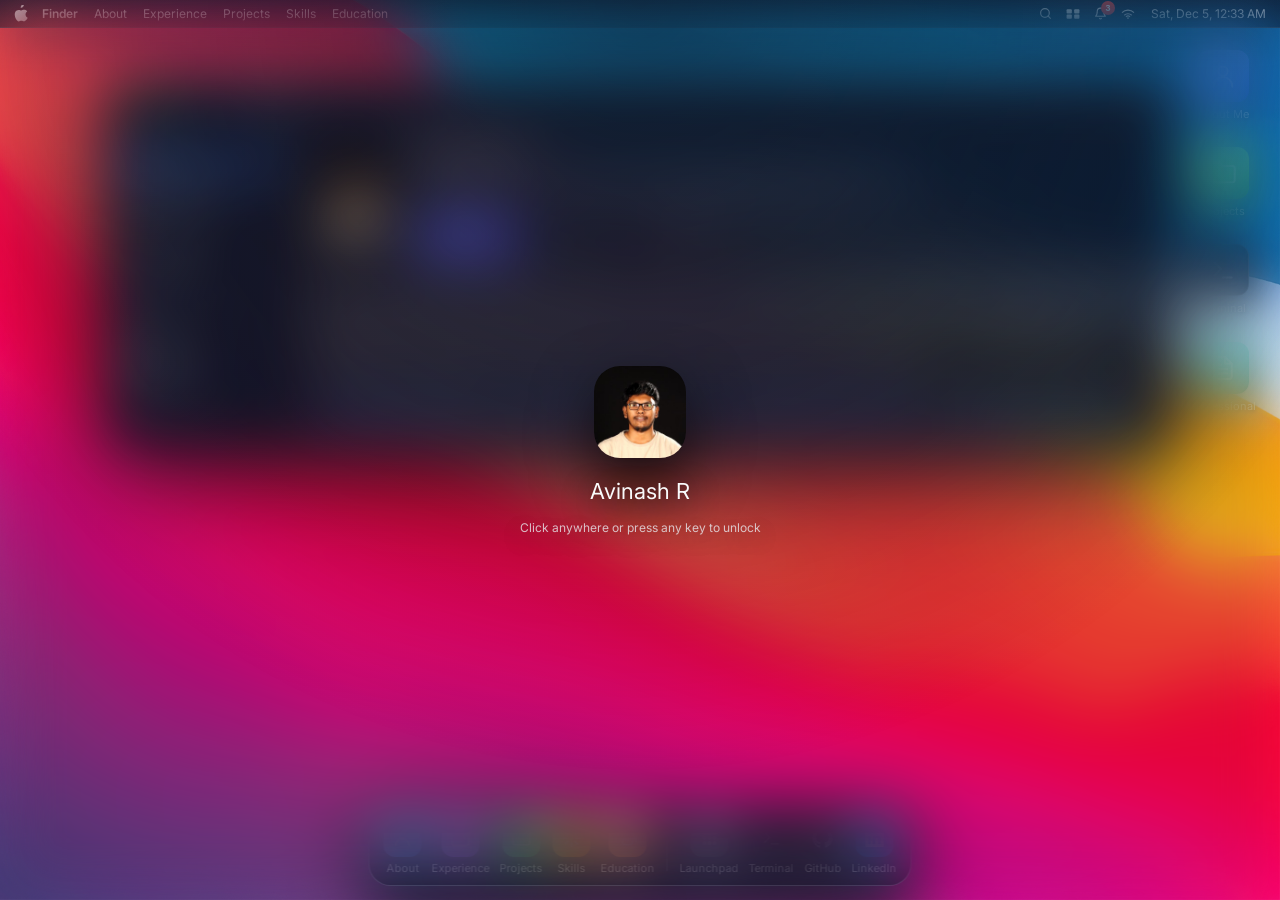
<file: index.html>
<!doctype html>
<html lang="en">
  <head>
    <meta charset="utf-8" />
    <meta name="viewport" content="width=device-width, initial-scale=1, viewport-fit=cover" />
    <title>Avinash R • Portfolio</title>
    <meta
      name="description"
      content="Portfolio for Avinash R – macOS desktop on laptop, iPhone-style experience on mobile. Member Technical Staff at Zoho, Full Stack Developer (Java & Spring Boot)."
    />
    <meta name="theme-color" content="#0f172a" />
    <meta name="apple-mobile-web-app-capable" content="yes" />
    <meta name="apple-mobile-web-app-status-bar-style" content="black-translucent" />
    <link rel="icon" href="./favicon-32.png" type="image/png" sizes="32x32" />
    <link rel="icon" href="./favicon.png" type="image/png" sizes="48x48" />
    <link rel="apple-touch-icon" href="./apple-touch-icon.png" sizes="180x180" />
    <link rel="stylesheet" href="./styles.css" />
    <link rel="preconnect" href="https://fonts.googleapis.com" />
    <link rel="preconnect" href="https://fonts.gstatic.com" crossorigin />
    <link
      href="https://fonts.googleapis.com/css2?family=Inter:wght@300;400;500;600;700&family=JetBrains+Mono:wght@400;500;600&display=swap"
      rel="stylesheet"
    />
  </head>
  <body>
    <!-- macOS-style login screen -->
    <div id="login-screen" class="login-screen macos-only">
      <div class="login-inner">
        <img class="login-avatar" src="./profile.jpeg" alt="Avinash R" />
        <div class="login-name">Avinash R</div>
        <div class="login-hint">Click anywhere or press any key to unlock</div>
      </div>
    </div>

    <!-- Spotlight search -->
    <div id="spotlight" class="spotlight macos-only" hidden>
      <div class="spotlight-panel" role="dialog" aria-label="Spotlight Search">
        <div class="spotlight-input-row">
          <svg class="spotlight-icon" width="18" height="18" viewBox="0 0 24 24" fill="none" stroke="currentColor" stroke-width="2" stroke-linecap="round" stroke-linejoin="round"><circle cx="11" cy="11" r="8"/><path d="m21 21-4.3-4.3"/></svg>
          <input id="spotlight-input" class="spotlight-input" type="search" placeholder="Spotlight Search" autocomplete="off" spellcheck="false" />
        </div>
        <ul id="spotlight-results" class="spotlight-results"></ul>
        <div class="spotlight-hint">↑↓ navigate · Enter open · Esc close</div>
      </div>
    </div>

    <!-- About This Mac -->
    <div id="about-mac" class="about-mac macos-only" hidden>
      <div class="about-mac-panel" role="dialog" aria-label="About This Mac">
        <button type="button" class="about-mac-close" id="about-mac-close" aria-label="Close">×</button>
        <div class="about-mac-logo">
          <svg width="48" height="58" viewBox="0 0 170 200" fill="currentColor"><path d="M150.4 172.2c-7.9 11.6-16.5 23.2-29.3 23.4-12.8.3-16.9-7.6-31.5-7.6s-19.2 7.3-31.2 7.8c-12.6.5-22.2-12.5-30.2-24.1C12.4 148.1.3 107.4 17.3 79.4c8.4-13.9 23.5-22.7 39.8-23 12.4-.2 24.1 8.3 31.6 8.3 7.6 0 21.8-10.3 36.7-8.8 6.3.3 23.8 2.5 35.1 18.9-.9.6-21 12.3-20.7 36.6.3 29.1 25.5 38.8 25.8 38.9-.3.8-4 13.8-15.2 27.9zM110.6 17.3c7-8.5 11.7-20.3 10.4-32.1-10.1.4-22.2 6.7-29.4 15.1-6.4 7.5-12.1 19.5-10.6 31 11.2.9 22.6-5.7 29.6-14z"/></svg>
        </div>
        <h2 class="about-mac-title">AvinashOS</h2>
        <p class="about-mac-version">Portfolio 2.0 · Sequoia Edition</p>
        <dl class="about-mac-specs">
          <div><dt>Chip</dt><dd>Java · Spring Boot · Kafka</dd></div>
          <div><dt>Memory</dt><dd>3+ yrs full stack · Zoho WorkDrive</dd></div>
          <div><dt>Storage</dt><dd>100+ TB saved daily</dd></div>
          <div><dt>Display</dt><dd>B.Tech IT · CGPA 9.49 · TCE</dd></div>
          <div><dt>Serial</dt><dd>Best Outgoing Student ’23</dd></div>
        </dl>
        <button type="button" class="btn-secondary about-mac-btn" data-switch-tab="about" id="about-mac-more">More Info…</button>
      </div>
    </div>

    <!-- Notification Center -->
    <aside id="notification-center" class="notification-center macos-only" hidden aria-label="Notification Center">
      <div class="nc-header">
        <span>Notification Center</span>
        <button type="button" class="nc-clear" id="nc-clear">Clear</button>
      </div>
      <div class="nc-list" id="nc-list"></div>
    </aside>

    <!-- Boot banners (top-right) -->
    <div id="banner-stack" class="banner-stack macos-only" aria-live="polite"></div>

    <!-- Toast notification -->
    <div id="toast" class="toast macos-only" hidden role="status"></div>

    <div class="desktop macos-only">
      <!-- Desktop icons -->
      <div class="desktop-icons" aria-hidden="false">
        <button type="button" class="desktop-icon" data-desktop-tab="about">
          <span class="desktop-icon-img desktop-icon-img--finder">
            <svg width="28" height="28" viewBox="0 0 24 24" fill="none" stroke="white" stroke-width="1.6" stroke-linecap="round" stroke-linejoin="round"><circle cx="12" cy="8" r="4"/><path d="M20 21a8 8 0 0 0-16 0"/></svg>
          </span>
          <span class="desktop-icon-label">About Me</span>
        </button>
        <button type="button" class="desktop-icon" data-desktop-tab="projects">
          <span class="desktop-icon-img desktop-icon-img--folder">
            <svg width="28" height="28" viewBox="0 0 24 24" fill="none" stroke="white" stroke-width="1.6" stroke-linecap="round" stroke-linejoin="round"><path d="M20 20a2 2 0 0 0 2-2V8a2 2 0 0 0-2-2h-7.9a2 2 0 0 1-1.69-.9L9.6 3.9A2 2 0 0 0 7.93 3H4a2 2 0 0 0-2 2v13a2 2 0 0 0 2 2z"/></svg>
          </span>
          <span class="desktop-icon-label">Projects</span>
        </button>
        <button type="button" class="desktop-icon" id="desktop-terminal">
          <span class="desktop-icon-img desktop-icon-img--terminal">
            <svg width="26" height="26" viewBox="0 0 24 24" fill="none" stroke="white" stroke-width="1.8" stroke-linecap="round" stroke-linejoin="round"><polyline points="4 17 10 11 4 5"/><line x1="12" y1="19" x2="20" y2="19"/></svg>
          </span>
          <span class="desktop-icon-label">Terminal</span>
        </button>
        <a class="desktop-icon" href="./professional/" aria-label="Open professional resume page">
          <span class="desktop-icon-img desktop-icon-img--resume">
            <svg width="26" height="26" viewBox="0 0 24 24" fill="none" stroke="white" stroke-width="1.7" stroke-linecap="round" stroke-linejoin="round"><path d="M14 2H6a2 2 0 0 0-2 2v16a2 2 0 0 0 2 2h12a2 2 0 0 0 2-2V8z"/><polyline points="14 2 14 8 20 8"/><line x1="8" y1="13" x2="16" y2="13"/><line x1="8" y1="17" x2="16" y2="17"/><line x1="8" y1="9" x2="10" y2="9"/></svg>
          </span>
          <span class="desktop-icon-label">Professional</span>
        </a>
      </div>

      <!-- Top menu bar -->
      <header class="menu-bar">
        <div class="menu-left">
          <button class="apple-logo" id="apple-menu-toggle" aria-label="Apple menu">
            <svg width="14" height="17" viewBox="0 0 170 200" fill="currentColor"><path d="M150.4 172.2c-7.9 11.6-16.5 23.2-29.3 23.4-12.8.3-16.9-7.6-31.5-7.6s-19.2 7.3-31.2 7.8c-12.6.5-22.2-12.5-30.2-24.1C12.4 148.1.3 107.4 17.3 79.4c8.4-13.9 23.5-22.7 39.8-23 12.4-.2 24.1 8.3 31.6 8.3 7.6 0 21.8-10.3 36.7-8.8 6.3.3 23.8 2.5 35.1 18.9-.9.6-21 12.3-20.7 36.6.3 29.1 25.5 38.8 25.8 38.9-.3.8-4 13.8-15.2 27.9zM110.6 17.3c7-8.5 11.7-20.3 10.4-32.1-10.1.4-22.2 6.7-29.4 15.1-6.4 7.5-12.1 19.5-10.6 31 11.2.9 22.6-5.7 29.6-14z"/></svg>
          </button>
          <span class="menu-title">Finder</span>
          <nav class="menu-items">
            <button class="menu-item" data-menu-tab="about">About</button>
            <button class="menu-item" data-menu-tab="experience">Experience</button>
            <button class="menu-item" data-menu-tab="projects">Projects</button>
            <button class="menu-item" data-menu-tab="skills">Skills</button>
            <button class="menu-item" data-menu-tab="education">Education</button>
          </nav>
        </div>
        <div class="menu-right">
          <button type="button" class="menu-status" id="spotlight-trigger" aria-label="Open Spotlight" title="Spotlight (⌘K)">
            <svg width="13" height="13" viewBox="0 0 24 24" fill="none" stroke="currentColor" stroke-width="2.2" stroke-linecap="round" stroke-linejoin="round"><circle cx="11" cy="11" r="8"/><path d="m21 21-4.3-4.3"/></svg>
          </button>
          <button type="button" class="menu-status" id="control-center-trigger" aria-label="Control Center" title="Control Center">
            <svg width="14" height="12" viewBox="0 0 24 18" fill="currentColor"><rect x="1" y="1" width="9" height="7" rx="1.5"/><rect x="14" y="1" width="9" height="7" rx="1.5"/><rect x="1" y="10" width="9" height="7" rx="1.5"/><rect x="14" y="10" width="9" height="7" rx="1.5"/></svg>
          </button>
          <button type="button" class="menu-status" id="nc-trigger" aria-label="Notification Center" title="Notifications">
            <svg width="13" height="13" viewBox="0 0 24 24" fill="none" stroke="currentColor" stroke-width="2" stroke-linecap="round" stroke-linejoin="round"><path d="M18 8A6 6 0 0 0 6 8c0 7-3 9-3 9h18s-3-2-3-9"/><path d="M13.73 21a2 2 0 0 1-3.46 0"/></svg>
            <span class="nc-badge" id="nc-badge" hidden>3</span>
          </button>
          <span class="menu-status menu-status--wifi" title="Connected" aria-hidden="true">
            <svg width="14" height="12" viewBox="0 0 24 18" fill="currentColor"><path d="M12 17.5a1.5 1.5 0 1 0 0-3 1.5 1.5 0 0 0 0 3zm-4.24-4.24a6 6 0 0 1 8.48 0l-1.41 1.41a4 4 0 0 0-5.66 0l-1.41-1.41zm-2.83-2.83a10 10 0 0 1 14.14 0l-1.41 1.41a8 8 0 0 0-11.32 0L4.93 10.43zM1.05 6.05a15 15 0 0 1 21.9 0l-1.41 1.41a13 13 0 0 0-19.08 0L1.05 6.05z"/></svg>
          </span>
          <button type="button" class="menu-time" id="menu-time" title="Open Notification Center"></button>
        </div>
        <div id="apple-menu" class="apple-menu">
          <button type="button" class="apple-menu-item" id="apple-about-mac">
            About This Mac
          </button>
          <button type="button" class="apple-menu-item" id="apple-spotlight">
            Spotlight Search…
          </button>
          <button type="button" class="apple-menu-item" id="apple-terminal">
            Open Terminal
          </button>
          <div class="apple-menu-separator"></div>
          <button type="button" class="apple-menu-item" id="apple-lock">
            <svg class="lock-icon" width="12" height="14" viewBox="0 0 24 28" fill="none" stroke="currentColor" stroke-width="2.5" stroke-linecap="round" stroke-linejoin="round"><rect x="3" y="12" width="18" height="14" rx="2"/><path d="M7 12V8a5 5 0 0 1 10 0v4"/></svg>
            Lock Screen
          </button>
        </div>

        <!-- Control Center popover -->
        <div id="control-center" class="control-center" hidden>
          <div class="cc-grid">
            <button type="button" class="cc-tile cc-tile--wide is-on" id="cc-wifi">
              <span class="cc-tile-icon" aria-hidden="true">
                <svg width="16" height="14" viewBox="0 0 24 18" fill="currentColor"><path d="M12 17.5a1.5 1.5 0 1 0 0-3 1.5 1.5 0 0 0 0 3zm-4.24-4.24a6 6 0 0 1 8.48 0l-1.41 1.41a4 4 0 0 0-5.66 0l-1.41-1.41zm-2.83-2.83a10 10 0 0 1 14.14 0l-1.41 1.41a8 8 0 0 0-11.32 0L4.93 10.43z"/></svg>
              </span>
              <span><strong>Wi‑Fi</strong><small>Connected</small></span>
            </button>
            <button type="button" class="cc-tile" id="cc-focus">
              <span class="cc-tile-icon" aria-hidden="true">
                <svg width="14" height="14" viewBox="0 0 24 24" fill="none" stroke="currentColor" stroke-width="2"><path d="M21 12.79A9 9 0 1 1 11.21 3 7 7 0 0 0 21 12.79z"/></svg>
              </span>
              <span><strong>Focus</strong><small>Off</small></span>
            </button>
            <button type="button" class="cc-tile" id="cc-dark">
              <span class="cc-tile-icon" aria-hidden="true">
                <svg width="14" height="14" viewBox="0 0 24 24" fill="none" stroke="currentColor" stroke-width="2"><circle cx="12" cy="12" r="5"/><path d="M12 1v2M12 21v2M4.2 4.2l1.4 1.4M18.4 18.4l1.4 1.4M1 12h2M21 12h2M4.2 19.8l1.4-1.4M18.4 5.6l1.4-1.4"/></svg>
              </span>
              <span><strong>Appearance</strong><small>Dark</small></span>
            </button>
          </div>
          <div class="cc-slider-row">
            <label for="cc-brightness">Display</label>
            <input type="range" id="cc-brightness" min="40" max="100" value="100" />
          </div>
          <div class="cc-slider-row">
            <label for="cc-sound">Sound</label>
            <input type="range" id="cc-sound" min="0" max="100" value="70" />
          </div>
        </div>
      </header>

      <!-- Single Finder-style Window -->
      <main class="windows">
        <section id="finder-window" class="window window-finder is-active" data-window>
          <header class="window-header" data-drag-handle>
            <div class="window-controls">
              <button class="btn-close" data-window-close aria-label="Close"></button>
              <button class="btn-minimize" data-window-minimize aria-label="Minimize"></button>
              <button class="btn-full" data-window-maximize aria-label="Maximize"></button>
            </div>
            <div class="finder-toolbar">
              <div class="finder-nav">
                <button class="finder-nav-btn" id="finder-back" aria-label="Back">‹</button>
                <button class="finder-nav-btn" id="finder-forward" aria-label="Forward">›</button>
              </div>
              <div class="finder-title" id="finder-title">About</div>
            </div>
          </header>

          <div class="finder-body">
            <!-- Sidebar -->
            <aside class="finder-sidebar" id="finder-sidebar">
              <div class="finder-sidebar-section">
                <div class="finder-sidebar-heading">Favorites</div>
                <button class="finder-sidebar-item is-selected" data-tab="about">
                  <span class="finder-sidebar-icon"><svg width="16" height="16" viewBox="0 0 24 24" fill="none" stroke="currentColor" stroke-width="2" stroke-linecap="round" stroke-linejoin="round"><circle cx="12" cy="8" r="4"/><path d="M20 21a8 8 0 0 0-16 0"/></svg></span> About
                </button>
                <button class="finder-sidebar-item" data-tab="experience">
                  <span class="finder-sidebar-icon"><svg width="16" height="16" viewBox="0 0 24 24" fill="none" stroke="currentColor" stroke-width="2" stroke-linecap="round" stroke-linejoin="round"><rect x="2" y="7" width="20" height="14" rx="2"/><path d="M16 7V5a2 2 0 0 0-2-2h-4a2 2 0 0 0-2 2v2"/></svg></span> Experience
                </button>
                <button class="finder-sidebar-item" data-tab="projects">
                  <span class="finder-sidebar-icon"><svg width="16" height="16" viewBox="0 0 24 24" fill="none" stroke="currentColor" stroke-width="2" stroke-linecap="round" stroke-linejoin="round"><path d="M20 20a2 2 0 0 0 2-2V8a2 2 0 0 0-2-2h-7.9a2 2 0 0 1-1.69-.9L9.6 3.9A2 2 0 0 0 7.93 3H4a2 2 0 0 0-2 2v13a2 2 0 0 0 2 2z"/></svg></span> Projects
                </button>
                <button class="finder-sidebar-item" data-tab="skills">
                  <span class="finder-sidebar-icon"><svg width="16" height="16" viewBox="0 0 24 24" fill="none" stroke="currentColor" stroke-width="2" stroke-linecap="round" stroke-linejoin="round"><path d="M12 2v4"/><path d="M12 18v4"/><path d="m4.93 4.93 2.83 2.83"/><path d="m16.24 16.24 2.83 2.83"/><path d="M2 12h4"/><path d="M18 12h4"/><path d="m4.93 19.07 2.83-2.83"/><path d="m16.24 7.76 2.83-2.83"/></svg></span> Skills
                </button>
                <button class="finder-sidebar-item" data-tab="education">
                  <span class="finder-sidebar-icon"><svg width="16" height="16" viewBox="0 0 24 24" fill="none" stroke="currentColor" stroke-width="2" stroke-linecap="round" stroke-linejoin="round"><path d="M22 10v6M2 10l10-5 10 5-10 5z"/><path d="M6 12v5c0 2 2 3 6 3s6-1 6-3v-5"/></svg></span> Education
                </button>
              </div>
              <div class="finder-sidebar-section">
                <div class="finder-sidebar-heading">Links</div>
                <a class="finder-sidebar-item" href="https://github.com/avinashroffl" target="_blank" rel="noreferrer">
                  <span class="finder-sidebar-icon"><svg width="16" height="16" viewBox="0 0 24 24" fill="currentColor"><path d="M12 0C5.37 0 0 5.37 0 12c0 5.31 3.435 9.795 8.205 11.385.6.105.825-.255.825-.57 0-.285-.015-1.23-.015-2.235-3.015.555-3.795-.735-4.035-1.41-.135-.345-.72-1.41-1.23-1.695-.42-.225-1.02-.78-.015-.795.945-.015 1.62.87 1.845 1.23 1.08 1.815 2.805 1.305 3.495.99.105-.78.42-1.305.765-1.605-2.67-.3-5.46-1.335-5.46-5.925 0-1.305.465-2.385 1.23-3.225-.12-.3-.54-1.53.12-3.18 0 0 1.005-.315 3.3 1.23.96-.27 1.98-.405 3-.405s2.04.135 3 .405c2.295-1.56 3.3-1.23 3.3-1.23.66 1.65.24 2.88.12 3.18.765.84 1.23 1.905 1.23 3.225 0 4.605-2.805 5.625-5.475 5.925.435.375.81 1.095.81 2.22 0 1.605-.015 2.895-.015 3.3 0 .315.225.69.825.57A12.02 12.02 0 0 0 24 12c0-6.63-5.37-12-12-12z"/></svg></span> GitHub
                </a>
                <a class="finder-sidebar-item" href="https://www.linkedin.com/in/avinashrofficial/" target="_blank" rel="noreferrer">
                  <span class="finder-sidebar-icon"><svg width="16" height="16" viewBox="0 0 24 24" fill="currentColor"><path d="M20.447 20.452h-3.554v-5.569c0-1.328-.027-3.037-1.852-3.037-1.853 0-2.136 1.445-2.136 2.939v5.667H9.351V9h3.414v1.561h.046c.477-.9 1.637-1.85 3.37-1.85 3.601 0 4.267 2.37 4.267 5.455v6.286zM5.337 7.433a2.062 2.062 0 0 1-2.063-2.065 2.064 2.064 0 1 1 2.063 2.065zm1.782 13.019H3.555V9h3.564v11.452zM22.225 0H1.771C.792 0 0 .774 0 1.729v20.542C0 23.227.792 24 1.771 24h20.451C23.2 24 24 23.227 24 22.271V1.729C24 .774 23.2 0 22.222 0h.003z"/></svg></span> LinkedIn
                </a>
                <a class="finder-sidebar-item" href="mailto:avinashroffl@gmail.com">
                  <span class="finder-sidebar-icon"><svg width="16" height="16" viewBox="0 0 24 24" fill="none" stroke="currentColor" stroke-width="2" stroke-linecap="round" stroke-linejoin="round"><rect x="2" y="4" width="20" height="16" rx="2"/><path d="m22 7-8.97 5.7a1.94 1.94 0 0 1-2.06 0L2 7"/></svg></span> Contact
                </a>
              </div>
            </aside>

            <!-- Mobile sidebar toggle -->
            <button class="finder-sidebar-toggle" id="sidebar-toggle" aria-label="Toggle sidebar">☰</button>
            <div class="sidebar-backdrop" id="sidebar-backdrop" hidden></div>

            <!-- Content panels -->
            <div class="finder-content">
              <!-- About panel -->
              <div class="finder-panel is-visible" data-panel="about">
                <div class="about-body">
                  <div class="about-main">
                    <img class="avatar-placeholder" src="./profile.jpeg" alt="Avinash R" />
                    <div>
                      <h1 class="hero-name">Avinash R</h1>
                      <p class="hero-role">Member Technical Staff @ Zoho · Full Stack Developer (Java &amp; Spring Boot)</p>
                      <p class="hero-meta">Chennai / Greater Madurai · IT'23 @ TCE · Best Outgoing Student (2019–23)</p>
                      <div class="hero-actions">
                        <button class="btn-primary" data-switch-tab="projects">View Projects</button>
                        <button class="btn-secondary" data-switch-tab="experience">Experience</button>
                        <a class="btn-ghost" href="mailto:avinashroffl@gmail.com">Contact Me</a>
                      </div>
                    </div>
                  </div>
                  <p class="about-text">
                    Results-driven Senior Java Software Engineer with 3+ years of experience
                    architecting, developing, and modernizing scalable full stack systems for
                    enterprise SaaS products. Expertise across the full SDLC in Agile
                    environments, leveraging Java, Spring Boot, Kafka, and Redis to design
                    high-performance REST APIs, distributed systems, and event-driven
                    architectures. At Zoho WorkDrive I own storage, versioning, SSL/custom-domain
                    automation, and admin experiences — optimizing databases, automating CI/CD
                    workflows, and transforming legacy flows into robust, cloud-native solutions.
                  </p>
                  <div class="about-highlights">
                    <div class="highlight-chip">100+ TB storage saved daily</div>
                    <div class="highlight-chip">95% faster Large File View APIs</div>
                    <div class="highlight-chip">SSL enablement: 3 days → &lt;4 hrs</div>
                    <div class="highlight-chip">1,000+ support tickets resolved</div>
                  </div>
                </div>
              </div>

              <!-- Experience panel -->
              <div class="finder-panel" data-panel="experience">
                <article class="timeline">
                  <div class="timeline-item">
                    <h2>Member Technical Staff · Zoho Corporation</h2>
                    <p class="timeline-meta">Jun 2023 – Present · Madurai, Tamil Nadu · Java, REST APIs, MySQL</p>
                    <ul class="bullet-list">
                      <li>Engineered Version Retention Settings across 8+ global data centers, automating deletion of older file versions to save <strong>100+ TB of storage daily</strong> for sync-agent customers.</li>
                      <li>Built Large File View management, optimizing API response times by <strong>95%</strong> for instant tracking and deletion of heavy files.</li>
                      <li>Automated SSL purchase and domain verification with Certman + scheduled polling, cutting custom-domain enablement from <strong>3 days to under 4 hours</strong>.</li>
                      <li>Implemented Storage Monitoring &amp; Alerts (e.g. 80% thresholds) for proactive capacity planning.</li>
                      <li>Revamped the Admin Dashboard for clearer storage administration and higher productivity.</li>
                      <li>Debugged and resolved <strong>1,000+</strong> support tickets on uploads, downloads, and custom domains.</li>
                      <li>Mentored junior developers and enforced code quality through peer reviews.</li>
                    </ul>
                  </div>
                  <div class="timeline-item">
                    <h2>Project Trainee · Zoho Corporation</h2>
                    <p class="timeline-meta">Jan 2023 – May 2023 · Madurai · Java, API docs, performance testing</p>
                    <ul class="bullet-list">
                      <li>Developed Bulk Version Deletion so users can clear multiple file versions instantly, with selective retention for milestone versions.</li>
                      <li>Engineered Restore Deleted Versions for one-click recovery of accidentally deleted data.</li>
                      <li>Contributed to core software development, SQL optimization, debugging, and API documentation.</li>
                    </ul>
                  </div>
                  <div class="timeline-item">
                    <h2>Summer Intern · Zoho</h2>
                    <p class="timeline-meta">Jul 2022 · Greater Madurai</p>
                    <p>
                      Built a full-featured e-commerce platform with separate admin and customer
                      portals — catalog management, secure auth, cart, checkout, order history,
                      ratings, and feedback.
                    </p>
                  </div>
                  <div class="timeline-item">
                    <h2>Web Developer · Byonz Ventures Pvt Ltd</h2>
                    <p class="timeline-meta">Oct 2020 – Dec 2020</p>
                    <p>
                      Built and deployed a full-stack web app with a team of three using React and
                      Firebase — first production dynamic project, focused on collaboration and
                      deployment.
                    </p>
                  </div>
                  <div class="timeline-item">
                    <h2>Machine Learning Intern · ACM Student Chapter, IIT (ISM) Dhanbad</h2>
                    <p class="timeline-meta">Jul 2020 – Aug 2020 · ACM League of Code 2.0</p>
                    <p>
                      Collaborative ML solutions from scratch, intensive project development, and
                      deployment including front-end elements.
                    </p>
                  </div>
                  <div class="timeline-item">
                    <h2>Leadership &amp; Campus Ambassador Roles</h2>
                    <p class="timeline-meta">2020 – 2021 · IITs, IIMs, ACM, Techfest &amp; more</p>
                    <p>
                      Campus Ambassador / Representative for E-Cell IIT Madras, ELAN &amp; ηvision
                      (IIT Hyderabad), Techfest IIT Bombay, ACM Student Chapter (IIT ISM Dhanbad),
                      IEEE IIIT-Delhi, EXIMIUS IIM Bangalore, E-Cell IIT Kanpur, and International
                      MUN — strengthening communication, community building, and marketing skills.
                    </p>
                  </div>
                </article>
              </div>

              <!-- Projects panel -->
              <div class="finder-panel" data-panel="projects">
                <div class="projects-grid">
                  <article class="card">
                    <h2>Full-Stack E-Commerce Platform</h2>
                    <p class="card-meta">Java · Spring Boot · Vue.js · Docker · Cloud Hosting</p>
                    <p>
                      Scalable app with distinct Admin and Customer portals. Secure auth, dynamic
                      cart, checkout, order history, ratings, inventory management, and real-time
                      stock visibility. Containerized with Docker and launched on cloud-hosted
                      services using layered architecture.
                    </p>
                    <a href="https://youtube.com/watch?v=qt3w1hJhvSU" target="_blank" rel="noreferrer" class="card-link">View Demo</a>
                  </article>
                  <article class="card">
                    <h2>macOS Portfolio (This Site)</h2>
                    <p class="card-meta">HTML · CSS · Vanilla JS</p>
                    <p>
                      Finder-inspired personal portfolio with lock screen, dock, Spotlight search,
                      draggable window, and responsive mobile layout — all static for GitHub Pages.
                    </p>
                    <a href="https://avinashroffl.github.io/" target="_blank" rel="noreferrer" class="card-link">Visit Site</a>
                  </article>
                  <article class="card">
                    <h2>Madurai District Corona Counter</h2>
                    <p class="card-meta">HTML · CSS · JS · Chart.js · Bootstrap · PHP</p>
                    <p>
                      Real-time COVID-19 tracker for Madurai during lockdown using an open-source
                      API, visualizing live district-level data with dynamic charts and statistics.
                    </p>
                    <a href="https://coronatrackermadurai.000webhostapp.com/" target="_blank" rel="noreferrer" class="card-link">View Project</a>
                  </article>
                </div>
              </div>

              <!-- Skills panel -->
              <div class="finder-panel" data-panel="skills">
                <div class="skills-grid">
                  <section class="skill-group">
                    <h2>Languages</h2>
                    <div class="skill-tags">
                      <span>Java</span><span>Python</span>
                    </div>
                  </section>
                  <section class="skill-group">
                    <h2>Frameworks &amp; Technologies</h2>
                    <div class="skill-tags">
                      <span>Spring Boot</span><span>Spring Data JPA</span><span>Servlets</span>
                      <span>JSP</span><span>JDBC</span><span>Katharsis</span>
                      <span>Swagger</span><span>Protocol Buffers</span>
                    </div>
                  </section>
                  <section class="skill-group">
                    <h2>Databases &amp; Caching</h2>
                    <div class="skill-tags">
                      <span>MySQL</span><span>Redis</span>
                    </div>
                  </section>
                  <section class="skill-group">
                    <h2>Cloud, DevOps &amp; Messaging</h2>
                    <div class="skill-tags">
                      <span>Apache Kafka</span><span>GCP</span><span>Docker</span>
                    </div>
                  </section>
                  <section class="skill-group">
                    <h2>Architecture &amp; Practices</h2>
                    <div class="skill-tags">
                      <span>System Design (HLD / LLD)</span><span>REST API Design</span>
                      <span>OOP</span><span>Layered Architecture</span><span>SDLC</span>
                      <span>Code Reviews</span><span>Generative AI</span>
                    </div>
                  </section>
                  <section class="skill-group">
                    <h2>Testing &amp; Tools</h2>
                    <div class="skill-tags">
                      <span>JUnit</span><span>Maven</span><span>GitHub</span><span>Postman</span>
                      <span>IntelliJ IDEA</span><span>Eclipse</span><span>VS Code</span>
                      <span>Cursor</span><span>GitHub Copilot</span>
                    </div>
                  </section>
                  <section class="skill-group">
                    <h2>Spoken Languages</h2>
                    <div class="skill-tags">
                      <span>English</span><span>Tamil</span><span>Hindi</span>
                    </div>
                  </section>
                </div>
              </div>

              <!-- Education panel -->
              <div class="finder-panel" data-panel="education">
                <article class="timeline">
                  <div class="timeline-item">
                    <h2>B.Tech, Information Technology · Thiagarajar College of Engineering</h2>
                    <p class="timeline-meta">Jun 2019 – May 2023 · CGPA 9.49 · Madurai</p>
                    <ul class="bullet-list">
                      <li>Awarded <strong>Best Outgoing Student (2019–2023)</strong> for academics, leadership, technical contributions, and community service.</li>
                      <li>Campus leadership: Department General Secretary and Placement Coordinator — mentored juniors and organized campus-wide tech fests.</li>
                      <li>Published papers, presented at international conferences (incl. NIT Patna), and reached finals at IIT/NIT events.</li>
                    </ul>
                  </div>
                  <div class="timeline-item">
                    <h2>Higher Secondary · Velammal Matriculation Higher Secondary School</h2>
                    <p class="timeline-meta">2016 – 2018</p>
                    <p>
                      Secured First Class in HSC board exams and actively participated in inter-
                      and intra-school competitions.
                    </p>
                  </div>
                  <div class="timeline-item">
                    <h2>SSLC · Sri Aurobindo Matriculation Higher Secondary School</h2>
                    <p class="timeline-meta">2010 – 2016</p>
                    <p>
                      Proficiency and Best Student awards, top rank in SSLC board exams, and active
                      involvement in NCC, throwball, and badminton.
                    </p>
                  </div>
                  <div class="timeline-item">
                    <h2>Certifications</h2>
                    <p class="timeline-meta">Selected certifications</p>
                    <ul class="bullet-list">
                      <li>Spring Boot (Udemy) · SQL 50 · HackerRank REST API (Java)</li>
                      <li>Google Cloud Facilitator Program — Highest Milestone</li>
                      <li>Google Networking · Industrial IoT on GCP · Stanford Machine Learning</li>
                      <li>IBM Data Science · Coursera Android &amp; Cybersecurity · Udemy Frontend &amp; Python · MATLAB Onramp</li>
                    </ul>
                  </div>
                </article>
              </div>
            </div>
          </div>
        </section>

        <!-- Terminal window -->
        <section id="terminal-window" class="window window-terminal" data-window>
          <header class="window-header terminal-header" data-drag-handle data-drag-target="terminal-window">
            <div class="window-controls">
              <button class="btn-close" data-term-close aria-label="Close"></button>
              <button class="btn-minimize" data-term-minimize aria-label="Minimize"></button>
              <button class="btn-full" data-term-maximize aria-label="Maximize"></button>
            </div>
            <div class="finder-toolbar">
              <div class="finder-title">avinash — zsh — 80×24</div>
            </div>
          </header>
          <div class="terminal-body" id="terminal-body">
            <div class="terminal-output" id="terminal-output"></div>
            <div class="terminal-input-line">
              <span class="terminal-prompt" id="terminal-prompt">avinash@portfolio ~ %</span>
              <input id="terminal-input" class="terminal-input" type="text" autocomplete="off" spellcheck="false" aria-label="Terminal input" />
            </div>
          </div>
        </section>
      </main>

      <!-- Dock -->
      <footer class="dock">
        <div class="dock-inner">
          <button class="dock-icon" data-dock-tab="about">
            <span class="dock-icon-symbol dock-icon-symbol--about"><svg width="20" height="20" viewBox="0 0 24 24" fill="none" stroke="white" stroke-width="1.8" stroke-linecap="round" stroke-linejoin="round"><circle cx="12" cy="8" r="4"/><path d="M20 21a8 8 0 0 0-16 0"/></svg></span>
            <span class="dock-label">About</span>
          </button>
          <button class="dock-icon" data-dock-tab="experience">
            <span class="dock-icon-symbol dock-icon-symbol--experience"><svg width="20" height="20" viewBox="0 0 24 24" fill="none" stroke="white" stroke-width="1.8" stroke-linecap="round" stroke-linejoin="round"><rect x="2" y="7" width="20" height="14" rx="2"/><path d="M16 7V5a2 2 0 0 0-2-2h-4a2 2 0 0 0-2 2v2"/></svg></span>
            <span class="dock-label">Experience</span>
          </button>
          <button class="dock-icon" data-dock-tab="projects">
            <span class="dock-icon-symbol dock-icon-symbol--projects"><svg width="20" height="20" viewBox="0 0 24 24" fill="none" stroke="white" stroke-width="1.8" stroke-linecap="round" stroke-linejoin="round"><path d="M20 20a2 2 0 0 0 2-2V8a2 2 0 0 0-2-2h-7.9a2 2 0 0 1-1.69-.9L9.6 3.9A2 2 0 0 0 7.93 3H4a2 2 0 0 0-2 2v13a2 2 0 0 0 2 2z"/></svg></span>
            <span class="dock-label">Projects</span>
          </button>
          <button class="dock-icon" data-dock-tab="skills">
            <span class="dock-icon-symbol dock-icon-symbol--skills"><svg width="20" height="20" viewBox="0 0 24 24" fill="none" stroke="white" stroke-width="1.8" stroke-linecap="round" stroke-linejoin="round"><path d="M12 2v4"/><path d="M12 18v4"/><path d="m4.93 4.93 2.83 2.83"/><path d="m16.24 16.24 2.83 2.83"/><path d="M2 12h4"/><path d="M18 12h4"/><path d="m4.93 19.07 2.83-2.83"/><path d="m16.24 7.76 2.83-2.83"/></svg></span>
            <span class="dock-label">Skills</span>
          </button>
          <button class="dock-icon" data-dock-tab="education">
            <span class="dock-icon-symbol dock-icon-symbol--education"><svg width="20" height="20" viewBox="0 0 24 24" fill="none" stroke="white" stroke-width="1.8" stroke-linecap="round" stroke-linejoin="round"><path d="M22 10v6M2 10l10-5 10 5-10 5z"/><path d="M6 12v5c0 2 2 3 6 3s6-1 6-3v-5"/></svg></span>
            <span class="dock-label">Education</span>
          </button>
          <div class="dock-separator" aria-hidden="true"></div>
          <button class="dock-icon" id="dock-launchpad" type="button" title="Launchpad (F4)">
            <span class="dock-icon-symbol dock-icon-symbol--launchpad"><svg width="20" height="20" viewBox="0 0 24 24" fill="white"><circle cx="6" cy="6" r="2.2"/><circle cx="12" cy="6" r="2.2"/><circle cx="18" cy="6" r="2.2"/><circle cx="6" cy="12" r="2.2"/><circle cx="12" cy="12" r="2.2"/><circle cx="18" cy="12" r="2.2"/><circle cx="6" cy="18" r="2.2"/><circle cx="12" cy="18" r="2.2"/><circle cx="18" cy="18" r="2.2"/></svg></span>
            <span class="dock-label">Launchpad</span>
          </button>
          <button class="dock-icon" id="dock-terminal" type="button">
            <span class="dock-icon-symbol dock-icon-symbol--terminal"><svg width="20" height="20" viewBox="0 0 24 24" fill="none" stroke="white" stroke-width="1.8" stroke-linecap="round" stroke-linejoin="round"><polyline points="4 17 10 11 4 5"/><line x1="12" y1="19" x2="20" y2="19"/></svg></span>
            <span class="dock-label">Terminal</span>
          </button>
          <a class="dock-icon" href="https://github.com/avinashroffl" target="_blank" rel="noreferrer">
            <span class="dock-icon-symbol dock-icon-symbol--github"><svg width="20" height="20" viewBox="0 0 24 24" fill="white"><path d="M12 0C5.37 0 0 5.37 0 12c0 5.31 3.435 9.795 8.205 11.385.6.105.825-.255.825-.57 0-.285-.015-1.23-.015-2.235-3.015.555-3.795-.735-4.035-1.41-.135-.345-.72-1.41-1.23-1.695-.42-.225-1.02-.78-.015-.795.945-.015 1.62.87 1.845 1.23 1.08 1.815 2.805 1.305 3.495.99.105-.78.42-1.305.765-1.605-2.67-.3-5.46-1.335-5.46-5.925 0-1.305.465-2.385 1.23-3.225-.12-.3-.54-1.53.12-3.18 0 0 1.005-.315 3.3 1.23.96-.27 1.98-.405 3-.405s2.04.135 3 .405c2.295-1.56 3.3-1.23 3.3-1.23.66 1.65.24 2.88.12 3.18.765.84 1.23 1.905 1.23 3.225 0 4.605-2.805 5.625-5.475 5.925.435.375.81 1.095.81 2.22 0 1.605-.015 2.895-.015 3.3 0 .315.225.69.825.57A12.02 12.02 0 0 0 24 12c0-6.63-5.37-12-12-12z"/></svg></span>
            <span class="dock-label">GitHub</span>
          </a>
          <a class="dock-icon" href="https://www.linkedin.com/in/avinashrofficial/" target="_blank" rel="noreferrer">
            <span class="dock-icon-symbol dock-icon-symbol--linkedin"><svg width="18" height="18" viewBox="0 0 24 24" fill="white"><path d="M20.447 20.452h-3.554v-5.569c0-1.328-.027-3.037-1.852-3.037-1.853 0-2.136 1.445-2.136 2.939v5.667H9.351V9h3.414v1.561h.046c.477-.9 1.637-1.85 3.37-1.85 3.601 0 4.267 2.37 4.267 5.455v6.286zM5.337 7.433a2.062 2.062 0 0 1-2.063-2.065 2.064 2.064 0 1 1 2.063 2.065zm1.782 13.019H3.555V9h3.564v11.452zM22.225 0H1.771C.792 0 0 .774 0 1.729v20.542C0 23.227.792 24 1.771 24h20.451C23.2 24 24 23.227 24 22.271V1.729C24 .774 23.2 0 22.222 0h.003z"/></svg></span>
            <span class="dock-label">LinkedIn</span>
          </a>
        </div>
      </footer>
    </div>

    <!-- ===== iPhone experience (shown on small screens) ===== -->
    <div id="ios-shell" class="ios-shell" aria-label="iPhone portfolio">
      <!-- Home sits under lock; zooms from blurred/scaled on unlock -->
      <div id="ios-home" class="ios-home ios-home--locked">
        <div class="ios-status">
          <span class="ios-status-time" data-ios-clock>9:41</span>
          <div class="ios-dynamic-island" aria-hidden="true"></div>
          <div class="ios-status-right">
            <svg width="16" height="12" viewBox="0 0 16 12" fill="currentColor" aria-hidden="true"><path d="M1 3.5A1.5 1.5 0 0 1 2.5 2h1A1.5 1.5 0 0 1 5 3.5v5A1.5 1.5 0 0 1 3.5 10h-1A1.5 1.5 0 0 1 1 8.5v-5zm4.5 1A1.5 1.5 0 0 1 7 3h1a1.5 1.5 0 0 1 1.5 1.5v4A1.5 1.5 0 0 1 8 10H7a1.5 1.5 0 0 1-1.5-1.5v-4zm4.5-.5A1.5 1.5 0 0 1 11.5 2.5h1A1.5 1.5 0 0 1 14 4v4.5A1.5 1.5 0 0 1 12.5 10h-1A1.5 1.5 0 0 1 10 8.5V4z"/></svg>
            <svg width="24" height="12" viewBox="0 0 28 13" fill="none" aria-hidden="true"><rect x="0.5" y="0.5" width="22" height="12" rx="3.5" stroke="currentColor"/><rect x="2" y="2" width="16" height="9" rx="2" fill="currentColor"/><path d="M24 4.5v4a2 2 0 0 0 0-4z" fill="currentColor" opacity=".4"/></svg>
          </div>
        </div>

        <div class="ios-home-content">
          <div class="ios-greeting" data-ios-spring style="--spring-i:0">
            <img src="./profile.jpeg" alt="" class="ios-greeting-avatar" />
            <div>
              <p class="ios-greeting-hello">Hi, I’m</p>
              <h1 class="ios-greeting-name">Avinash R</h1>
              <p class="ios-greeting-role">MTS @ Zoho · Full Stack</p>
            </div>
          </div>

          <div class="ios-app-grid">
            <button type="button" class="ios-app-icon" data-ios-app="about" data-ios-spring style="--spring-i:1">
              <span class="ios-app-glyph ios-app-glyph--about"><svg width="28" height="28" viewBox="0 0 24 24" fill="none" stroke="white" stroke-width="1.8" stroke-linecap="round" stroke-linejoin="round"><circle cx="12" cy="8" r="4"/><path d="M20 21a8 8 0 0 0-16 0"/></svg></span>
              <span class="ios-app-name">About</span>
            </button>
            <button type="button" class="ios-app-icon" data-ios-app="experience" data-ios-spring style="--spring-i:2">
              <span class="ios-app-glyph ios-app-glyph--experience"><svg width="28" height="28" viewBox="0 0 24 24" fill="none" stroke="white" stroke-width="1.8" stroke-linecap="round" stroke-linejoin="round"><rect x="2" y="7" width="20" height="14" rx="2"/><path d="M16 7V5a2 2 0 0 0-2-2h-4a2 2 0 0 0-2 2v2"/></svg></span>
              <span class="ios-app-name">Work</span>
            </button>
            <button type="button" class="ios-app-icon" data-ios-app="projects" data-ios-spring style="--spring-i:3">
              <span class="ios-app-glyph ios-app-glyph--projects"><svg width="28" height="28" viewBox="0 0 24 24" fill="none" stroke="white" stroke-width="1.8" stroke-linecap="round" stroke-linejoin="round"><path d="M20 20a2 2 0 0 0 2-2V8a2 2 0 0 0-2-2h-7.9a2 2 0 0 1-1.69-.9L9.6 3.9A2 2 0 0 0 7.93 3H4a2 2 0 0 0-2 2v13a2 2 0 0 0 2 2z"/></svg></span>
              <span class="ios-app-name">Projects</span>
            </button>
            <button type="button" class="ios-app-icon" data-ios-app="skills" data-ios-spring style="--spring-i:4">
              <span class="ios-app-glyph ios-app-glyph--skills"><svg width="28" height="28" viewBox="0 0 24 24" fill="none" stroke="white" stroke-width="1.8" stroke-linecap="round" stroke-linejoin="round"><path d="M12 2v4"/><path d="M12 18v4"/><path d="m4.93 4.93 2.83 2.83"/><path d="m16.24 16.24 2.83 2.83"/><path d="M2 12h4"/><path d="M18 12h4"/><path d="m4.93 19.07 2.83-2.83"/><path d="m16.24 7.76 2.83-2.83"/></svg></span>
              <span class="ios-app-name">Skills</span>
            </button>
            <button type="button" class="ios-app-icon" data-ios-app="education" data-ios-spring style="--spring-i:5">
              <span class="ios-app-glyph ios-app-glyph--education"><svg width="28" height="28" viewBox="0 0 24 24" fill="none" stroke="white" stroke-width="1.8" stroke-linecap="round" stroke-linejoin="round"><path d="M22 10v6M2 10l10-5 10 5-10 5z"/><path d="M6 12v5c0 2 2 3 6 3s6-1 6-3v-5"/></svg></span>
              <span class="ios-app-name">Education</span>
            </button>
            <a class="ios-app-icon" href="https://github.com/avinashroffl" target="_blank" rel="noreferrer" data-ios-spring style="--spring-i:6">
              <span class="ios-app-glyph ios-app-glyph--github"><svg width="28" height="28" viewBox="0 0 24 24" fill="white"><path d="M12 0C5.37 0 0 5.37 0 12c0 5.31 3.435 9.795 8.205 11.385.6.105.825-.255.825-.57 0-.285-.015-1.23-.015-2.235-3.015.555-3.795-.735-4.035-1.41-.135-.345-.72-1.41-1.23-1.695-.42-.225-1.02-.78-.015-.795.945-.015 1.62.87 1.845 1.23 1.08 1.815 2.805 1.305 3.495.99.105-.78.42-1.305.765-1.605-2.67-.3-5.46-1.335-5.46-5.925 0-1.305.465-2.385 1.23-3.225-.12-.3-.54-1.53.12-3.18 0 0 1.005-.315 3.3 1.23.96-.27 1.98-.405 3-.405s2.04.135 3 .405c2.295-1.56 3.3-1.23 3.3-1.23.66 1.65.24 2.88.12 3.18.765.84 1.23 1.905 1.23 3.225 0 4.605-2.805 5.625-5.475 5.925.435.375.81 1.095.81 2.22 0 1.605-.015 2.895-.015 3.3 0 .315.225.69.825.57A12.02 12.02 0 0 0 24 12c0-6.63-5.37-12-12-12z"/></svg></span>
              <span class="ios-app-name">GitHub</span>
            </a>
            <a class="ios-app-icon" href="https://www.linkedin.com/in/avinashrofficial/" target="_blank" rel="noreferrer" data-ios-spring style="--spring-i:7">
              <span class="ios-app-glyph ios-app-glyph--linkedin"><svg width="26" height="26" viewBox="0 0 24 24" fill="white"><path d="M20.447 20.452h-3.554v-5.569c0-1.328-.027-3.037-1.852-3.037-1.853 0-2.136 1.445-2.136 2.939v5.667H9.351V9h3.414v1.561h.046c.477-.9 1.637-1.85 3.37-1.85 3.601 0 4.267 2.37 4.267 5.455v6.286zM5.337 7.433a2.062 2.062 0 0 1-2.063-2.065 2.064 2.064 0 1 1 2.063 2.065zm1.782 13.019H3.555V9h3.564v11.452zM22.225 0H1.771C.792 0 0 .774 0 1.729v20.542C0 23.227.792 24 1.771 24h20.451C23.2 24 24 23.227 24 22.271V1.729C24 .774 23.2 0 22.222 0h.003z"/></svg></span>
              <span class="ios-app-name">LinkedIn</span>
            </a>
            <a class="ios-app-icon" href="mailto:avinashroffl@gmail.com" data-ios-spring style="--spring-i:8">
              <span class="ios-app-glyph ios-app-glyph--mail"><svg width="28" height="28" viewBox="0 0 24 24" fill="none" stroke="white" stroke-width="1.8" stroke-linecap="round" stroke-linejoin="round"><rect x="2" y="4" width="20" height="16" rx="2"/><path d="m22 7-8.97 5.7a1.94 1.94 0 0 1-2.06 0L2 7"/></svg></span>
              <span class="ios-app-name">Mail</span>
            </a>
          </div>
        </div>

        <div class="ios-dock" data-ios-spring style="--spring-i:9">
          <button type="button" class="ios-dock-icon" data-ios-app="about" aria-label="About">
            <span class="ios-app-glyph ios-app-glyph--about"><svg width="26" height="26" viewBox="0 0 24 24" fill="none" stroke="white" stroke-width="1.8" stroke-linecap="round" stroke-linejoin="round"><circle cx="12" cy="8" r="4"/><path d="M20 21a8 8 0 0 0-16 0"/></svg></span>
          </button>
          <button type="button" class="ios-dock-icon" data-ios-app="experience" aria-label="Work">
            <span class="ios-app-glyph ios-app-glyph--experience"><svg width="26" height="26" viewBox="0 0 24 24" fill="none" stroke="white" stroke-width="1.8" stroke-linecap="round" stroke-linejoin="round"><rect x="2" y="7" width="20" height="14" rx="2"/><path d="M16 7V5a2 2 0 0 0-2-2h-4a2 2 0 0 0-2 2v2"/></svg></span>
          </button>
          <button type="button" class="ios-dock-icon" data-ios-app="projects" aria-label="Projects">
            <span class="ios-app-glyph ios-app-glyph--projects"><svg width="26" height="26" viewBox="0 0 24 24" fill="none" stroke="white" stroke-width="1.8" stroke-linecap="round" stroke-linejoin="round"><path d="M20 20a2 2 0 0 0 2-2V8a2 2 0 0 0-2-2h-7.9a2 2 0 0 1-1.69-.9L9.6 3.9A2 2 0 0 0 7.93 3H4a2 2 0 0 0-2 2v13a2 2 0 0 0 2 2z"/></svg></span>
          </button>
          <a class="ios-dock-icon" href="mailto:avinashroffl@gmail.com" aria-label="Mail">
            <span class="ios-app-glyph ios-app-glyph--mail"><svg width="26" height="26" viewBox="0 0 24 24" fill="none" stroke="white" stroke-width="1.8" stroke-linecap="round" stroke-linejoin="round"><rect x="2" y="4" width="20" height="16" rx="2"/><path d="m22 7-8.97 5.7a1.94 1.94 0 0 1-2.06 0L2 7"/></svg></span>
          </a>
        </div>
        <div class="ios-home-bar" aria-hidden="true"></div>
      </div>

      <!-- Lock overlays home -->
      <div id="ios-lock" class="ios-lock">
        <div class="ios-status ios-status--lock">
          <span class="ios-status-time" data-ios-clock>9:41</span>
          <div class="ios-status-right">
            <svg width="16" height="12" viewBox="0 0 16 12" fill="currentColor" aria-hidden="true"><path d="M1 3.5A1.5 1.5 0 0 1 2.5 2h1A1.5 1.5 0 0 1 5 3.5v5A1.5 1.5 0 0 1 3.5 10h-1A1.5 1.5 0 0 1 1 8.5v-5zm4.5 1A1.5 1.5 0 0 1 7 3h1a1.5 1.5 0 0 1 1.5 1.5v4A1.5 1.5 0 0 1 8 10H7a1.5 1.5 0 0 1-1.5-1.5v-4zm4.5-.5A1.5 1.5 0 0 1 11.5 2.5h1A1.5 1.5 0 0 1 14 4v4.5A1.5 1.5 0 0 1 12.5 10h-1A1.5 1.5 0 0 1 10 8.5V4z"/></svg>
            <svg width="24" height="12" viewBox="0 0 28 13" fill="none" aria-hidden="true"><rect x="0.5" y="0.5" width="22" height="12" rx="3.5" stroke="currentColor"/><rect x="2" y="2" width="16" height="9" rx="2" fill="currentColor"/><path d="M24 4.5v4a2 2 0 0 0 0-4z" fill="currentColor" opacity=".4"/></svg>
          </div>
        </div>
        <div class="ios-lock-center">
          <div class="ios-lock-date" id="ios-lock-date"></div>
          <div class="ios-lock-time" id="ios-lock-time">9:41</div>
        </div>
        <div class="ios-lock-bottom">
          <img class="ios-lock-avatar" src="./profile.jpeg" alt="" />
          <div class="ios-lock-name">Avinash R</div>
          <div class="ios-lock-hint">Swipe up or tap to unlock</div>
          <div class="ios-home-bar" aria-hidden="true"></div>
        </div>
      </div>

      <div id="ios-app" class="ios-app" hidden>
        <div class="ios-status ios-status--solid">
          <span class="ios-status-time" data-ios-clock>9:41</span>
          <div class="ios-dynamic-island" aria-hidden="true"></div>
          <div class="ios-status-right">
            <svg width="16" height="12" viewBox="0 0 16 12" fill="currentColor" aria-hidden="true"><path d="M1 3.5A1.5 1.5 0 0 1 2.5 2h1A1.5 1.5 0 0 1 5 3.5v5A1.5 1.5 0 0 1 3.5 10h-1A1.5 1.5 0 0 1 1 8.5v-5zm4.5 1A1.5 1.5 0 0 1 7 3h1a1.5 1.5 0 0 1 1.5 1.5v4A1.5 1.5 0 0 1 8 10H7a1.5 1.5 0 0 1-1.5-1.5v-4zm4.5-.5A1.5 1.5 0 0 1 11.5 2.5h1A1.5 1.5 0 0 1 14 4v4.5A1.5 1.5 0 0 1 12.5 10h-1A1.5 1.5 0 0 1 10 8.5V4z"/></svg>
            <svg width="24" height="12" viewBox="0 0 28 13" fill="none" aria-hidden="true"><rect x="0.5" y="0.5" width="22" height="12" rx="3.5" stroke="currentColor"/><rect x="2" y="2" width="16" height="9" rx="2" fill="currentColor"/><path d="M24 4.5v4a2 2 0 0 0 0-4z" fill="currentColor" opacity=".4"/></svg>
          </div>
        </div>
        <header class="ios-nav">
          <button type="button" class="ios-nav-back" id="ios-nav-back" aria-label="Back to Home">
            <svg width="12" height="20" viewBox="0 0 12 20" fill="none" stroke="currentColor" stroke-width="2.2" stroke-linecap="round" stroke-linejoin="round"><path d="M10 2 2 10l8 8"/></svg>
            Home
          </button>
          <h1 class="ios-nav-title" id="ios-nav-title">About</h1>
          <span class="ios-nav-spacer"></span>
        </header>
        <div class="ios-app-scroll" id="ios-app-scroll"></div>
        <div class="ios-home-bar ios-home-bar--dark" id="ios-app-home-bar" aria-hidden="true"></div>
      </div>
    </div>

    <!-- macOS Launchpad -->
    <div id="launchpad" class="launchpad macos-only" hidden>
      <div class="launchpad-backdrop" id="launchpad-backdrop"></div>
      <div class="launchpad-grid">
        <button type="button" class="launchpad-item" data-launch="about"><span class="dock-icon-symbol dock-icon-symbol--about"><svg width="36" height="36" viewBox="0 0 24 24" fill="none" stroke="white" stroke-width="1.6"><circle cx="12" cy="8" r="4"/><path d="M20 21a8 8 0 0 0-16 0"/></svg></span><span>About</span></button>
        <button type="button" class="launchpad-item" data-launch="experience"><span class="dock-icon-symbol dock-icon-symbol--experience"><svg width="36" height="36" viewBox="0 0 24 24" fill="none" stroke="white" stroke-width="1.6"><rect x="2" y="7" width="20" height="14" rx="2"/><path d="M16 7V5a2 2 0 0 0-2-2h-4a2 2 0 0 0-2 2v2"/></svg></span><span>Experience</span></button>
        <button type="button" class="launchpad-item" data-launch="projects"><span class="dock-icon-symbol dock-icon-symbol--projects"><svg width="36" height="36" viewBox="0 0 24 24" fill="none" stroke="white" stroke-width="1.6"><path d="M20 20a2 2 0 0 0 2-2V8a2 2 0 0 0-2-2h-7.9a2 2 0 0 1-1.69-.9L9.6 3.9A2 2 0 0 0 7.93 3H4a2 2 0 0 0-2 2v13a2 2 0 0 0 2 2z"/></svg></span><span>Projects</span></button>
        <button type="button" class="launchpad-item" data-launch="skills"><span class="dock-icon-symbol dock-icon-symbol--skills"><svg width="36" height="36" viewBox="0 0 24 24" fill="none" stroke="white" stroke-width="1.6"><path d="M12 2v4M12 18v4M4.93 4.93l2.83 2.83M16.24 16.24l2.83 2.83M2 12h4M18 12h4M4.93 19.07l2.83-2.83M16.24 7.76l2.83-2.83"/></svg></span><span>Skills</span></button>
        <button type="button" class="launchpad-item" data-launch="education"><span class="dock-icon-symbol dock-icon-symbol--education"><svg width="36" height="36" viewBox="0 0 24 24" fill="none" stroke="white" stroke-width="1.6"><path d="M22 10v6M2 10l10-5 10 5-10 5z"/><path d="M6 12v5c0 2 2 3 6 3s6-1 6-3v-5"/></svg></span><span>Education</span></button>
        <button type="button" class="launchpad-item" data-launch="terminal"><span class="dock-icon-symbol dock-icon-symbol--terminal"><svg width="36" height="36" viewBox="0 0 24 24" fill="none" stroke="white" stroke-width="1.6"><polyline points="4 17 10 11 4 5"/><line x1="12" y1="19" x2="20" y2="19"/></svg></span><span>Terminal</span></button>
        <a class="launchpad-item" href="https://github.com/avinashroffl" target="_blank" rel="noreferrer"><span class="dock-icon-symbol dock-icon-symbol--github"><svg width="36" height="36" viewBox="0 0 24 24" fill="white"><path d="M12 0C5.37 0 0 5.37 0 12c0 5.31 3.435 9.795 8.205 11.385.6.105.825-.255.825-.57 0-.285-.015-1.23-.015-2.235-3.015.555-3.795-.735-4.035-1.41-.135-.345-.72-1.41-1.23-1.695-.42-.225-1.02-.78-.015-.795.945-.015 1.62.87 1.845 1.23 1.08 1.815 2.805 1.305 3.495.99.105-.78.42-1.305.765-1.605-2.67-.3-5.46-1.335-5.46-5.925 0-1.305.465-2.385 1.23-3.225-.12-.3-.54-1.53.12-3.18 0 0 1.005-.315 3.3 1.23.96-.27 1.98-.405 3-.405s2.04.135 3 .405c2.295-1.56 3.3-1.23 3.3-1.23.66 1.65.24 2.88.12 3.18.765.84 1.23 1.905 1.23 3.225 0 4.605-2.805 5.625-5.475 5.925.435.375.81 1.095.81 2.22 0 1.605-.015 2.895-.015 3.3 0 .315.225.69.825.57A12.02 12.02 0 0 0 24 12c0-6.63-5.37-12-12-12z"/></svg></span><span>GitHub</span></a>
        <a class="launchpad-item" href="https://www.linkedin.com/in/avinashrofficial/" target="_blank" rel="noreferrer"><span class="dock-icon-symbol dock-icon-symbol--linkedin"><svg width="32" height="32" viewBox="0 0 24 24" fill="white"><path d="M20.447 20.452h-3.554v-5.569c0-1.328-.027-3.037-1.852-3.037-1.853 0-2.136 1.445-2.136 2.939v5.667H9.351V9h3.414v1.561h.046c.477-.9 1.637-1.85 3.37-1.85 3.601 0 4.267 2.37 4.267 5.455v6.286zM5.337 7.433a2.062 2.062 0 0 1-2.063-2.065 2.064 2.064 0 1 1 2.063 2.065zm1.782 13.019H3.555V9h3.564v11.452zM22.225 0H1.771C.792 0 0 .774 0 1.729v20.542C0 23.227.792 24 1.771 24h20.451C23.2 24 24 23.227 24 22.271V1.729C24 .774 23.2 0 22.222 0h.003z"/></svg></span><span>LinkedIn</span></a>
      </div>
      <p class="launchpad-hint">Click outside or Esc to close · F4 / ⌘L to toggle</p>
    </div>

    <script src="./script.js"></script>
  </body>
</html>
</file>
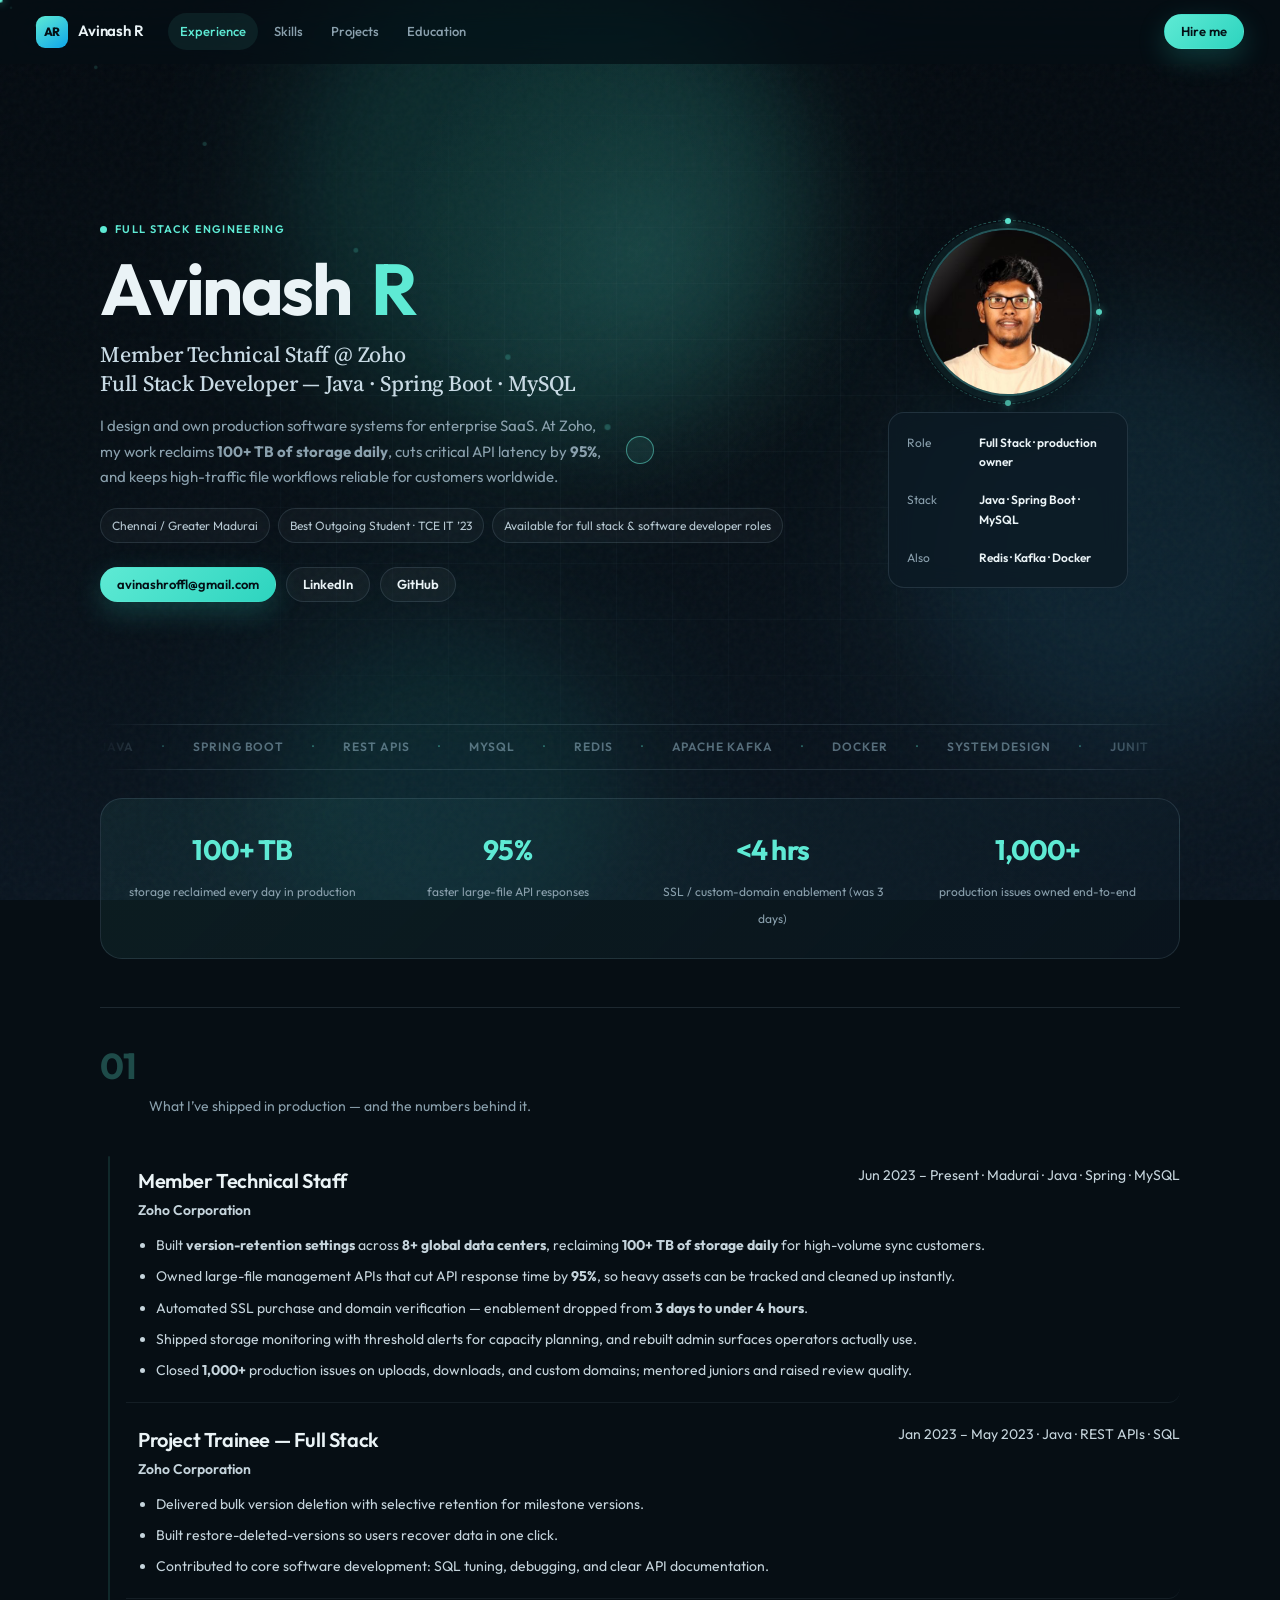
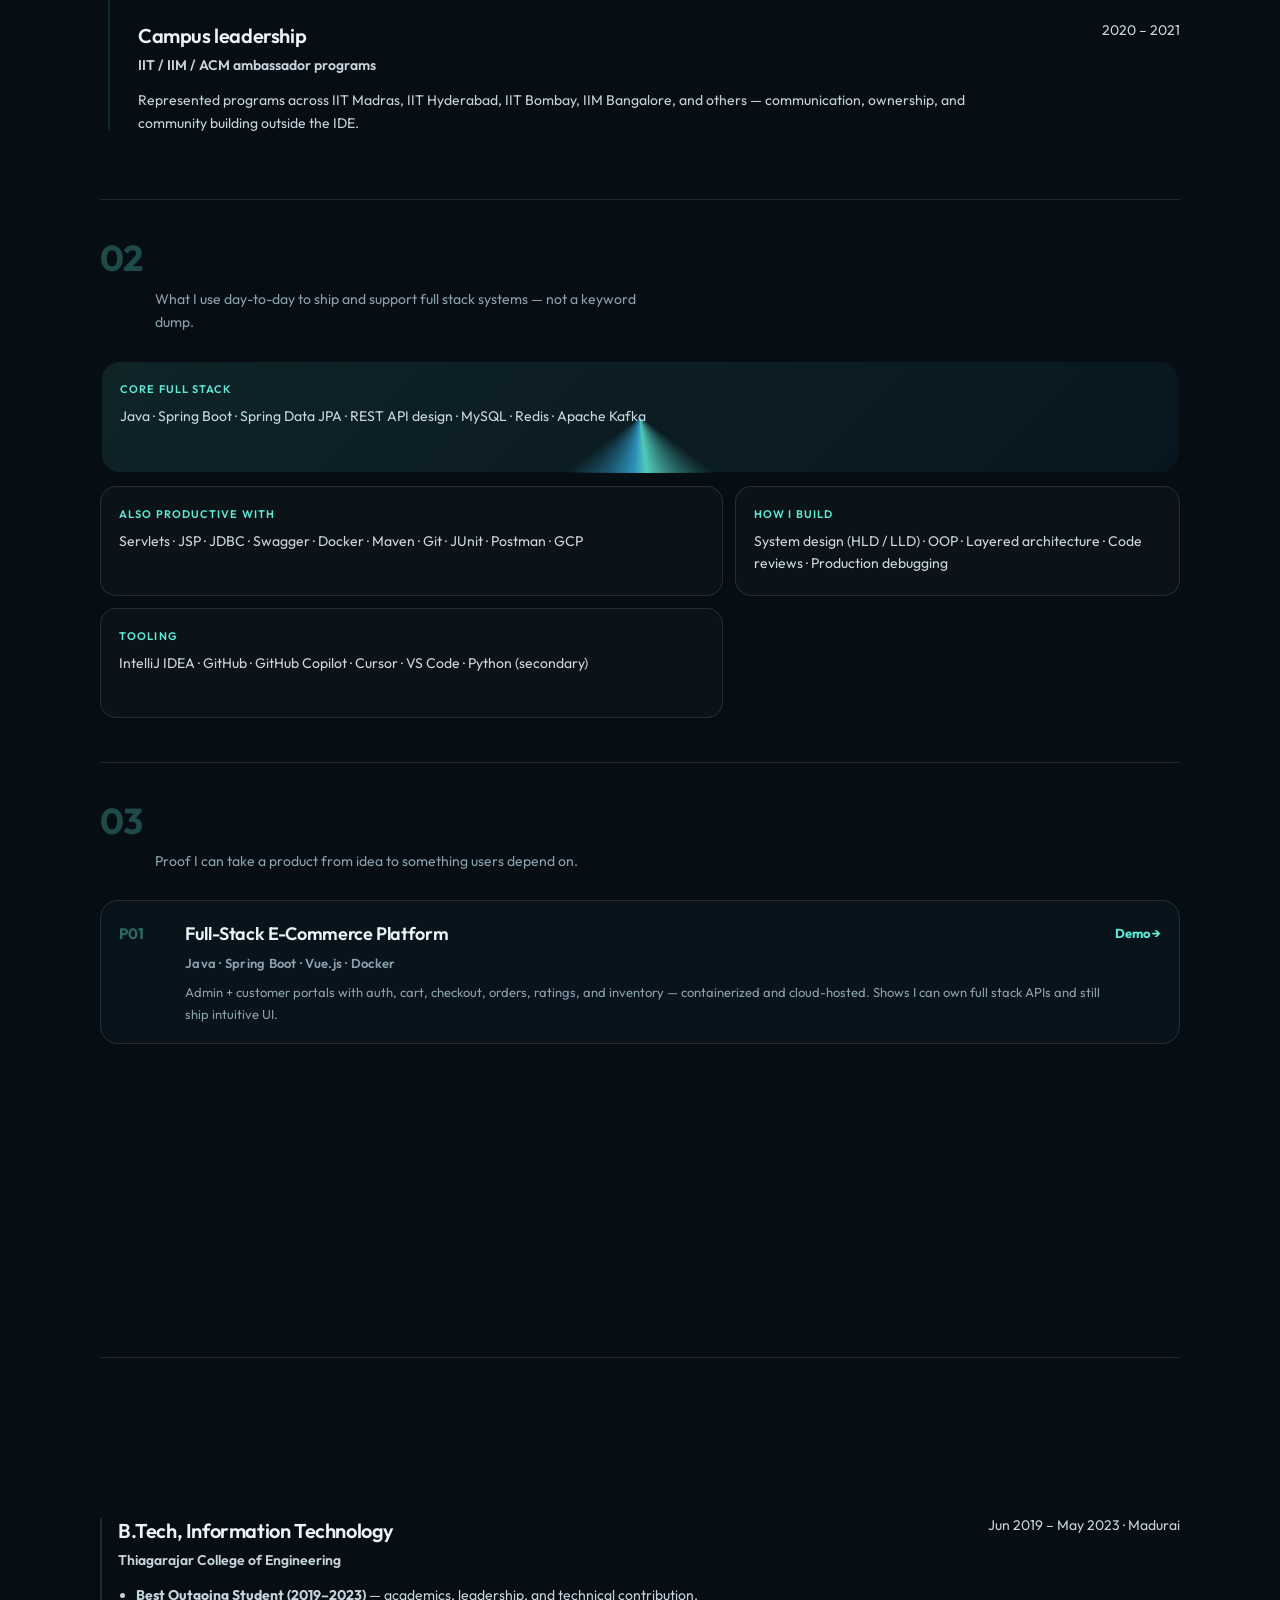
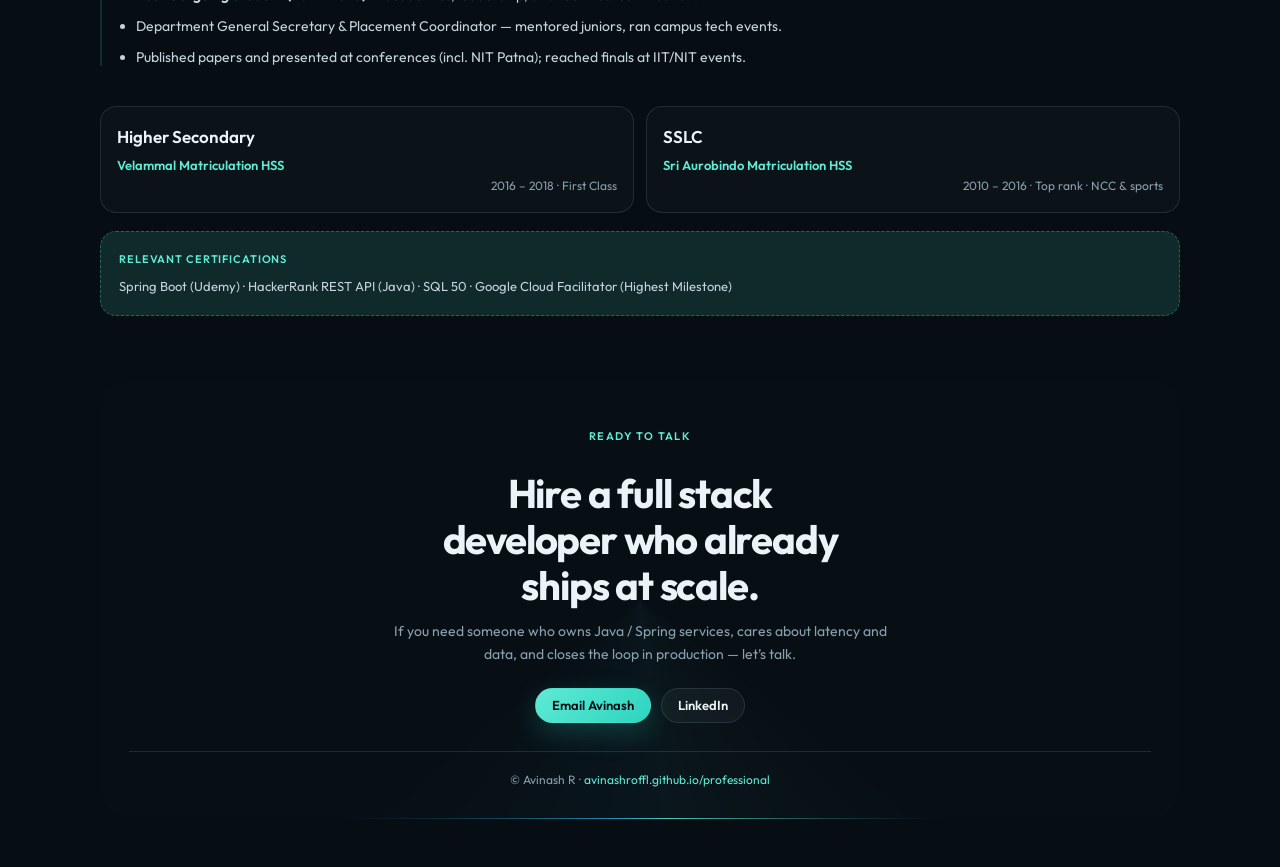
<file: professional/index.html>
<!doctype html>
<html lang="en">
  <head>
    <meta charset="utf-8" />
    <meta name="viewport" content="width=device-width, initial-scale=1, viewport-fit=cover" />
    <title>Avinash R · Full Stack Developer</title>
    <meta
      name="description"
      content="Avinash R — Member Technical Staff at Zoho. Full Stack Developer (Java, Spring Boot, MySQL, Redis, Kafka) shipping scalable SaaS systems with measurable production impact."
    />
    <meta name="theme-color" content="#071018" />
    <link rel="icon" href="../favicon-32.png" type="image/png" sizes="32x32" />
    <link rel="icon" href="../favicon.png" type="image/png" sizes="48x48" />
    <link rel="apple-touch-icon" href="../apple-touch-icon.png" sizes="180x180" />
    <link rel="preconnect" href="https://fonts.googleapis.com" />
    <link rel="preconnect" href="https://fonts.gstatic.com" crossorigin />
    <link
      href="https://fonts.googleapis.com/css2?family=Outfit:wght@400;500;600;700;800&family=Source+Serif+4:opsz,wght@8..60,500;8..60,600&display=swap"
      rel="stylesheet"
    />
    <link rel="stylesheet" href="./styles.css" />
  </head>
  <body class="is-booting">
    <div class="boot-veil" id="boot-veil" aria-hidden="true"></div>
    <div class="progress" id="scroll-progress" aria-hidden="true"></div>
    <div class="cursor-glow" id="cursor-glow" aria-hidden="true"></div>
    <div class="cursor-dot" id="cursor-dot" aria-hidden="true"></div>
    <div class="cursor-trail" id="cursor-trail" aria-hidden="true"></div>
    <div class="atmosphere" aria-hidden="true">
      <span class="aurora aurora-a"></span>
      <span class="aurora aurora-b"></span>
      <span class="aurora aurora-c"></span>
    </div>
    <div class="noise" aria-hidden="true"></div>
    <div class="grid-overlay" aria-hidden="true"></div>

    <header class="topbar">
      <a class="brand" href="#top" aria-label="Avinash R — top of page">
        <span class="brand-mark">AR</span>
        <span class="brand-text">Avinash R</span>
      </a>
      <nav class="topnav" id="topnav" aria-label="Sections">
        <a href="#experience" data-nav="experience">Experience</a>
        <a href="#skills" data-nav="skills">Skills</a>
        <a href="#projects" data-nav="projects">Projects</a>
        <a href="#education" data-nav="education">Education</a>
        <a href="#contact" data-nav="contact" class="nav-contact">Contact</a>
      </nav>
      <div class="topbar-actions">
        <a class="btn-primary magnetic ripple-btn" href="mailto:avinashroffl@gmail.com?subject=Opportunity%20with%20Avinash%20R">Hire me</a>
        <button type="button" class="nav-toggle" id="nav-toggle" aria-expanded="false" aria-controls="topnav" aria-label="Open menu">
          <span></span><span></span>
        </button>
      </div>
    </header>

    <main>
      <section class="hero" id="top">
        <div class="hero-copy">
          <p class="eyebrow reveal">
            <span class="eyebrow-pulse" aria-hidden="true"></span>
            Full Stack Engineering
          </p>
          <h1 class="hero-name reveal" id="hero-name" data-text="Avinash R" aria-label="Avinash R">
            <span class="hero-name-inner">Avinash<span class="hero-name-accent"> R</span></span>
          </h1>
          <p class="hero-role reveal">
            Member Technical Staff @ Zoho<br />
            Full Stack Developer — Java · Spring Boot · MySQL
          </p>
          <p class="hero-lede reveal">
            I design and own production software systems for enterprise SaaS.
            At Zoho, my work reclaims <strong>100+ TB of storage daily</strong>, cuts critical
            API latency by <strong>95%</strong>, and keeps high-traffic file workflows reliable
            for customers worldwide.
          </p>
          <div class="hero-meta reveal">
            <span>Chennai / Greater Madurai</span>
            <span>Best Outgoing Student · TCE IT ’23</span>
            <span>Available for full stack &amp; software developer roles</span>
          </div>
          <div class="hero-cta reveal">
            <a class="btn-primary magnetic ripple-btn" href="mailto:avinashroffl@gmail.com">avinashroffl@gmail.com</a>
            <a class="btn-secondary magnetic" href="https://www.linkedin.com/in/avinashrofficial/" target="_blank" rel="noreferrer">LinkedIn</a>
            <a class="btn-secondary magnetic" href="https://github.com/avinashroffl" target="_blank" rel="noreferrer">GitHub</a>
          </div>
        </div>
        <aside class="hero-aside reveal">
          <div class="portrait-wrap">
            <div class="portrait-ring" aria-hidden="true">
              <span class="orbit-node" style="--i: 0"></span>
              <span class="orbit-node" style="--i: 1"></span>
              <span class="orbit-node" style="--i: 2"></span>
              <span class="orbit-node" style="--i: 3"></span>
            </div>
            <div class="portrait-frame" id="portrait">
              <img src="../profile.jpeg" alt="Portrait of Avinash R" width="200" height="200" />
              <div class="portrait-shine" aria-hidden="true"></div>
            </div>
          </div>
          <dl class="signal-list">
            <div>
              <dt>Role</dt>
              <dd>Full Stack · production owner</dd>
            </div>
            <div>
              <dt>Stack</dt>
              <dd>Java · Spring Boot · MySQL</dd>
            </div>
            <div>
              <dt>Also</dt>
              <dd>Redis · Kafka · Docker</dd>
            </div>
          </dl>
        </aside>
      </section>

      <div class="marquee reveal" aria-hidden="true">
        <div class="marquee-track">
          <span>Java</span><span>Spring Boot</span><span>REST APIs</span><span>MySQL</span><span>Redis</span><span>Apache Kafka</span><span>Docker</span><span>System Design</span><span>JUnit</span><span>Git</span>
          <span>Java</span><span>Spring Boot</span><span>REST APIs</span><span>MySQL</span><span>Redis</span><span>Apache Kafka</span><span>Docker</span><span>System Design</span><span>JUnit</span><span>Git</span>
        </div>
      </div>

      <section class="impact reveal" aria-label="Impact highlights">
        <div class="impact-item interactive-tile" data-tilt>
          <strong data-count="100" data-suffix="+ TB">0+ TB</strong>
          <span>storage reclaimed every day in production</span>
        </div>
        <div class="impact-item interactive-tile" data-tilt>
          <strong data-count="95" data-suffix="%">0%</strong>
          <span>faster large-file API responses</span>
        </div>
        <div class="impact-item interactive-tile" data-tilt>
          <strong>&lt;4 hrs</strong>
          <span>SSL / custom-domain enablement (was 3 days)</span>
        </div>
        <div class="impact-item interactive-tile" data-tilt>
          <strong data-count="1000" data-suffix="+">0+</strong>
          <span>production issues owned end-to-end</span>
        </div>
      </section>

      <section class="section" id="experience">
        <div class="section-head reveal">
          <p class="section-index">01</p>
          <h2 class="mask-title">Experience</h2>
          <p class="section-lede">What I’ve shipped in production — and the numbers behind it.</p>
        </div>

        <div class="experience-rail" id="experience-rail" style="--rail: 0">
          <div class="experience-rail-track" aria-hidden="true">
            <div class="experience-rail-fill"></div>
          </div>
          <div class="experience-rail-body">
            <article class="role reveal">
              <header class="role-head">
                <div>
                  <h3>Member Technical Staff</h3>
                  <p class="role-org">Zoho Corporation</p>
                </div>
                <p class="role-meta">Jun 2023 – Present · Madurai · Java · Spring · MySQL</p>
              </header>
              <ul>
                <li>Built <strong>version-retention settings</strong> across <strong>8+ global data centers</strong>, reclaiming <strong>100+ TB of storage daily</strong> for high-volume sync customers.</li>
                <li>Owned large-file management APIs that cut API response time by <strong>95%</strong>, so heavy assets can be tracked and cleaned up instantly.</li>
                <li>Automated SSL purchase and domain verification — enablement dropped from <strong>3 days to under 4 hours</strong>.</li>
                <li>Shipped storage monitoring with threshold alerts for capacity planning, and rebuilt admin surfaces operators actually use.</li>
                <li>Closed <strong>1,000+</strong> production issues on uploads, downloads, and custom domains; mentored juniors and raised review quality.</li>
              </ul>
            </article>

            <article class="role reveal">
              <header class="role-head">
                <div>
                  <h3>Project Trainee — Full Stack</h3>
                  <p class="role-org">Zoho Corporation</p>
                </div>
                <p class="role-meta">Jan 2023 – May 2023 · Java · REST APIs · SQL</p>
              </header>
              <ul>
                <li>Delivered bulk version deletion with selective retention for milestone versions.</li>
                <li>Built restore-deleted-versions so users recover data in one click.</li>
                <li>Contributed to core software development: SQL tuning, debugging, and clear API documentation.</li>
              </ul>
            </article>

            <article class="role reveal">
              <header class="role-head">
                <div>
                  <h3>Campus leadership</h3>
                  <p class="role-org">IIT / IIM / ACM ambassador programs</p>
                </div>
                <p class="role-meta">2020 – 2021</p>
              </header>
              <p>
                Represented programs across IIT Madras, IIT Hyderabad, IIT Bombay, IIM Bangalore,
                and others — communication, ownership, and community building outside the IDE.
              </p>
            </article>
          </div>
        </div>
      </section>

      <section class="section" id="skills">
        <div class="section-head reveal">
          <p class="section-index">02</p>
          <h2 class="mask-title">Skills</h2>
          <p class="section-lede">What I use day-to-day to ship and support full stack systems — not a keyword dump.</p>
        </div>
        <div class="skills-board skills-board--tight">
          <div class="skill-block interactive-tile skill-block--accent beam-border" data-tilt>
            <div class="beam-border-inner">
              <h3>Core Full Stack</h3>
              <p>Java · Spring Boot · Spring Data JPA · REST API design · MySQL · Redis · Apache Kafka</p>
            </div>
          </div>
          <div class="skill-block interactive-tile" data-tilt>
            <h3>Also productive with</h3>
            <p>Servlets · JSP · JDBC · Swagger · Docker · Maven · Git · JUnit · Postman · GCP</p>
          </div>
          <div class="skill-block interactive-tile" data-tilt>
            <h3>How I build</h3>
            <p>System design (HLD / LLD) · OOP · Layered architecture · Code reviews · Production debugging</p>
          </div>
          <div class="skill-block interactive-tile" data-tilt>
            <h3>Tooling</h3>
            <p>IntelliJ IDEA · GitHub · GitHub Copilot · Cursor · VS Code · Python (secondary)</p>
          </div>
        </div>
      </section>

      <section class="section" id="projects">
        <div class="section-head reveal">
          <p class="section-index">03</p>
          <h2 class="mask-title">Projects</h2>
          <p class="section-lede">Proof I can take a product from idea to something users depend on.</p>
        </div>

        <div class="project-list">
          <article class="project interactive-tile reveal" data-tilt>
            <div class="project-index">P01</div>
            <div class="project-body">
              <h3>Full-Stack E-Commerce Platform</h3>
              <p class="project-stack">Java · Spring Boot · Vue.js · Docker</p>
              <p>
                Admin + customer portals with auth, cart, checkout, orders, ratings, and inventory —
                containerized and cloud-hosted. Shows I can own full stack APIs and still ship intuitive UI.
              </p>
            </div>
            <a class="project-link" href="https://youtube.com/watch?v=qt3w1hJhvSU" target="_blank" rel="noreferrer">Demo →</a>
          </article>

          <article class="project interactive-tile reveal" data-tilt>
            <div class="project-index">P02</div>
            <div class="project-body">
              <h3>Interactive Portfolio (macOS / iPhone)</h3>
              <p class="project-stack">HTML · CSS · JavaScript</p>
              <p>
                Dual-shell personal site with desktop and mobile experiences — attention to detail,
                polish, and shipping without a framework.
              </p>
            </div>
            <a class="project-link" href="../">Visit →</a>
          </article>

          <article class="project interactive-tile reveal" data-tilt>
            <div class="project-index">P03</div>
            <div class="project-body">
              <h3>Madurai District Corona Counter</h3>
              <p class="project-stack">HTML · CSS · JS · Chart.js · PHP</p>
              <p>
                Real-time district COVID tracker during lockdown — open API, live charts, built
                under real urgency.
              </p>
            </div>
            <a class="project-link" href="https://coronatrackermadurai.000webhostapp.com/" target="_blank" rel="noreferrer">Live →</a>
          </article>
        </div>
      </section>

      <section class="section" id="education">
        <div class="section-head reveal">
          <p class="section-index">04</p>
          <h2 class="mask-title">Education &amp; credentials</h2>
          <p class="section-lede">Strong fundamentals — and proof I finish what I start.</p>
        </div>

        <article class="role reveal">
          <header class="role-head">
            <div>
              <h3>B.Tech, Information Technology</h3>
              <p class="role-org">Thiagarajar College of Engineering</p>
            </div>
            <p class="role-meta">Jun 2019 – May 2023 · Madurai</p>
          </header>
          <ul>
            <li><strong>Best Outgoing Student (2019–2023)</strong> — academics, leadership, and technical contribution.</li>
            <li>Department General Secretary &amp; Placement Coordinator — mentored juniors, ran campus tech events.</li>
            <li>Published papers and presented at conferences (incl. NIT Patna); reached finals at IIT/NIT events.</li>
          </ul>
        </article>

        <div class="edu-grid">
          <article class="edu-item reveal">
            <h3>Higher Secondary</h3>
            <p class="role-org">Velammal Matriculation HSS</p>
            <p class="role-meta">2016 – 2018 · First Class</p>
          </article>
          <article class="edu-item reveal">
            <h3>SSLC</h3>
            <p class="role-org">Sri Aurobindo Matriculation HSS</p>
            <p class="role-meta">2010 – 2016 · Top rank · NCC &amp; sports</p>
          </article>
        </div>

        <div class="certs reveal">
          <h3>Relevant certifications</h3>
          <p>
            Spring Boot (Udemy) · HackerRank REST API (Java) · SQL 50 · Google Cloud Facilitator
            (Highest Milestone)
          </p>
        </div>
      </section>

      <section class="closeout reveal beam-border" id="contact">
        <div class="beam-border-inner closeout-inner">
          <p class="eyebrow">Ready to talk</p>
          <h2>Hire a full stack developer who already ships at scale.</h2>
          <p class="closeout-lede">
            If you need someone who owns Java / Spring services, cares about latency and data,
            and closes the loop in production — let’s talk.
          </p>
          <div class="hero-cta">
            <a class="btn-primary magnetic ripple-btn" href="mailto:avinashroffl@gmail.com?subject=Opportunity%20for%20Avinash%20R">Email Avinash</a>
            <a class="btn-secondary magnetic" href="https://www.linkedin.com/in/avinashrofficial/" target="_blank" rel="noreferrer">LinkedIn</a>
          </div>
          <p class="closeout-footer">
            © Avinash R · <a href="https://avinashroffl.github.io/professional/">avinashroffl.github.io/professional</a>
          </p>
        </div>
      </section>
    </main>

    <script src="./script.js"></script>
  </body>
</html>
</file>
<file: styles.css>
*,
*::before,
*::after {
  box-sizing: border-box;
  margin: 0;
  padding: 0;
}

html,
body {
  height: 100%;
}

body {
  font-family: "Inter", system-ui, -apple-system, BlinkMacSystemFont, sans-serif;
  color: #f9fafb;
  overflow: hidden;
  -webkit-tap-highlight-color: transparent;
}

/* Dual shell: macOS on large screens, iPhone on small */
.ios-shell {
  display: none;
}

@media (max-width: 768px) {
  .macos-only {
    display: none !important;
  }

  .ios-shell {
    display: flex;
  }
}

@media (min-width: 769px) {
  .ios-shell {
    display: none !important;
  }
}

/* ===== Desktop ===== */

.desktop {
  position: relative;
  width: 100%;
  height: 100dvh;
  min-height: 100vh;
  background-image: url("./background.png");
  background-size: cover;
  background-position: center;
  background-repeat: no-repeat;
  display: flex;
  flex-direction: column;
  --desktop-brightness: 1;
  filter: brightness(var(--desktop-brightness));
}

/* ===== Desktop icons ===== */

.desktop-icons {
  position: absolute;
  top: 44px;
  right: 18px;
  z-index: 5;
  display: flex;
  flex-direction: column;
  gap: 14px;
  align-items: center;
}

.desktop-icon {
  width: 78px;
  border: none;
  background: transparent;
  color: #f9fafb;
  cursor: pointer;
  text-decoration: none;
  display: flex;
  flex-direction: column;
  align-items: center;
  gap: 6px;
  padding: 6px 4px;
  border-radius: 8px;
  font-family: inherit;
}

.desktop-icon:hover,
.desktop-icon:focus-visible {
  background: rgba(255, 255, 255, 0.12);
  outline: none;
}

.desktop-icon-img {
  width: 52px;
  height: 52px;
  border-radius: 12px;
  display: flex;
  align-items: center;
  justify-content: center;
  box-shadow: 0 10px 28px rgba(0, 0, 0, 0.45);
}

.desktop-icon-img--finder {
  background: linear-gradient(160deg, #60a5fa, #1d4ed8);
}

.desktop-icon-img--folder {
  background: linear-gradient(160deg, #86efac, #15803d);
}

.desktop-icon-img--terminal {
  background: linear-gradient(160deg, #1e293b, #020617);
  border: 1px solid rgba(148, 163, 184, 0.35);
}

.desktop-icon-img--resume {
  background: linear-gradient(160deg, #5eead4, #0f766e);
}

.desktop-icon-label {
  font-size: 11px;
  text-align: center;
  text-shadow: 0 1px 4px rgba(0, 0, 0, 0.85);
  line-height: 1.2;
}

/* ===== Login Screen ===== */

.login-screen {
  position: fixed;
  inset: 0;
  z-index: 100;
  display: flex;
  align-items: center;
  justify-content: center;
  backdrop-filter: blur(28px) brightness(0.9);
  background: radial-gradient(circle at top, rgba(15, 23, 42, 0.5), transparent 70%);
  opacity: 1;
  transform: scale(1);
  transition: opacity 0.5s ease, transform 0.5s ease;
}

.login-screen--hidden {
  opacity: 0;
  transform: scale(1.03);
  pointer-events: none;
}

.login-inner {
  text-align: center;
  color: #f9fafb;
  text-shadow: 0 8px 30px rgba(15, 23, 42, 0.9);
}

.login-avatar {
  width: 92px;
  height: 92px;
  border-radius: 26px;
  margin: 0 auto 16px;
  object-fit: cover;
  box-shadow: 0 24px 60px rgba(0, 0, 0, 0.75);
}

.login-name {
  font-size: 22px;
  margin-bottom: 16px;
}

.login-hint {
  margin-top: 10px;
  font-size: 12px;
  color: #e5e7eb;
  opacity: 0.8;
}

/* ===== Spotlight ===== */

.spotlight {
  position: fixed;
  inset: 0;
  z-index: 90;
  display: flex;
  align-items: flex-start;
  justify-content: center;
  padding-top: min(18vh, 140px);
  background: rgba(15, 23, 42, 0.35);
  backdrop-filter: blur(6px);
}

.spotlight[hidden] {
  display: none;
}

.spotlight-panel {
  width: min(560px, 92vw);
  border-radius: 14px;
  background: rgba(30, 41, 59, 0.96);
  border: 1px solid rgba(148, 163, 184, 0.45);
  box-shadow: 0 28px 80px rgba(0, 0, 0, 0.55);
  overflow: hidden;
  animation: spotlightIn 0.18s ease-out;
}

@keyframes spotlightIn {
  from {
    opacity: 0;
    transform: translateY(-8px) scale(0.98);
  }
  to {
    opacity: 1;
    transform: translateY(0) scale(1);
  }
}

.spotlight-input-row {
  display: flex;
  align-items: center;
  gap: 10px;
  padding: 14px 16px;
  border-bottom: 1px solid rgba(148, 163, 184, 0.25);
}

.spotlight-icon {
  color: #94a3b8;
  flex-shrink: 0;
}

.spotlight-input {
  flex: 1;
  border: none;
  background: transparent;
  color: #f9fafb;
  font-size: 16px;
  font-family: inherit;
  outline: none;
}

.spotlight-input::placeholder {
  color: #64748b;
}

.spotlight-results {
  list-style: none;
  max-height: 280px;
  overflow-y: auto;
  padding: 6px;
}

.spotlight-result {
  width: 100%;
  display: flex;
  align-items: center;
  gap: 10px;
  padding: 10px 12px;
  border: none;
  border-radius: 8px;
  background: transparent;
  color: #e5e7eb;
  font-size: 14px;
  font-family: inherit;
  cursor: pointer;
  text-align: left;
}

.spotlight-result.is-active,
.spotlight-result:hover {
  background: rgba(59, 130, 246, 0.35);
}

.spotlight-result-meta {
  margin-left: auto;
  font-size: 11px;
  color: #94a3b8;
}

.spotlight-hint {
  padding: 8px 14px 12px;
  font-size: 11px;
  color: #64748b;
}

.spotlight-empty {
  padding: 18px 14px;
  text-align: center;
  color: #94a3b8;
  font-size: 13px;
}

/* ===== Toast ===== */

.toast {
  position: fixed;
  top: 40px;
  left: 50%;
  transform: translateX(-50%);
  z-index: 95;
  padding: 10px 16px;
  border-radius: 10px;
  background: rgba(15, 23, 42, 0.95);
  border: 1px solid rgba(148, 163, 184, 0.45);
  box-shadow: 0 12px 40px rgba(0, 0, 0, 0.45);
  font-size: 13px;
  color: #e5e7eb;
  animation: toastIn 0.2s ease-out;
}

.toast[hidden] {
  display: none;
}

@keyframes toastIn {
  from {
    opacity: 0;
    transform: translateX(-50%) translateY(-6px);
  }
  to {
    opacity: 1;
    transform: translateX(-50%) translateY(0);
  }
}

/* ===== Top Menu Bar ===== */

.menu-bar {
  position: relative;
  z-index: 50;
  height: 28px;
  padding: 0 10px;
  padding-top: env(safe-area-inset-top, 0);
  min-height: calc(28px + env(safe-area-inset-top, 0px));
  backdrop-filter: blur(18px);
  background: linear-gradient(to bottom, rgba(15, 23, 42, 0.85), rgba(15, 23, 42, 0.7));
  border-bottom: 1px solid rgba(148, 163, 184, 0.25);
  display: flex;
  justify-content: space-between;
  align-items: center;
  color: #e5e7eb;
  font-size: 12px;
  flex-shrink: 0;
}

.menu-left {
  display: flex;
  align-items: center;
  gap: 10px;
  min-width: 0;
}

.apple-logo {
  font-size: 16px;
  border: none;
  background: transparent;
  color: inherit;
  cursor: pointer;
  padding: 0 4px;
  display: flex;
  align-items: center;
  justify-content: center;
}

.apple-logo svg {
  display: block;
}

.menu-title {
  font-weight: 600;
}

.menu-items {
  display: flex;
  gap: 4px;
}

.menu-item {
  border: none;
  background: transparent;
  color: inherit;
  font: inherit;
  padding: 2px 6px;
  border-radius: 4px;
  cursor: default;
}

.menu-item:hover {
  background: rgba(148, 163, 184, 0.25);
}

.menu-item.active {
  font-weight: 600;
}

.menu-right {
  display: flex;
  align-items: center;
  gap: 10px;
  flex-shrink: 0;
}

.menu-status {
  border: none;
  background: transparent;
  color: inherit;
  padding: 2px;
  display: flex;
  align-items: center;
  cursor: pointer;
  opacity: 0.9;
}

.menu-status--wifi {
  cursor: default;
}

.menu-time {
  font-variant-numeric: tabular-nums;
  opacity: 0.9;
  white-space: nowrap;
  border: none;
  background: transparent;
  color: inherit;
  font: inherit;
  cursor: pointer;
  padding: 2px 4px;
  border-radius: 4px;
}

.menu-time:hover {
  background: rgba(148, 163, 184, 0.25);
}

.menu-status {
  position: relative;
}

.nc-badge {
  position: absolute;
  top: -4px;
  right: -6px;
  min-width: 14px;
  height: 14px;
  padding: 0 3px;
  border-radius: 999px;
  background: #ef4444;
  color: white;
  font-size: 9px;
  font-weight: 700;
  display: flex;
  align-items: center;
  justify-content: center;
  line-height: 1;
}

.nc-badge[hidden] {
  display: none;
}

.apple-menu {
  position: absolute;
  top: calc(26px + env(safe-area-inset-top, 0px));
  left: 8px;
  min-width: 180px;
  padding: 6px 0;
  border-radius: 8px;
  background: rgba(15, 23, 42, 0.98);
  border: 1px solid rgba(148, 163, 184, 0.6);
  box-shadow: 0 18px 45px rgba(15, 23, 42, 0.95);
  backdrop-filter: blur(22px);
  display: none;
  z-index: 60;
}

.apple-menu--open {
  display: block;
}

.apple-menu-item {
  width: 100%;
  text-align: left;
  padding: 6px 14px;
  border: none;
  background: transparent;
  color: #e5e7eb;
  font-size: 13px;
  cursor: pointer;
  display: flex;
  align-items: center;
  gap: 8px;
  font-family: inherit;
  text-decoration: none;
}

.apple-menu-item:hover {
  background: rgba(55, 65, 81, 0.9);
}

.lock-icon {
  flex-shrink: 0;
}

.apple-menu-separator {
  height: 1px;
  margin: 4px 10px;
  background: rgba(148, 163, 184, 0.25);
}

/* ===== Window Shell ===== */

.windows {
  position: relative;
  flex: 1;
  margin: 20px 0 70px;
  display: flex;
  align-items: flex-start;
  justify-content: center;
  min-height: 0;
}

.window {
  position: absolute;
  top: 30px;
  left: 50%;
  transform: translateX(-50%);
  width: min(1060px, 94vw);
  max-height: calc(100dvh - 140px);
  background: rgba(15, 23, 42, 0.92);
  border-radius: 12px;
  box-shadow: 0 24px 80px rgba(15, 23, 42, 0.95);
  border: 1px solid rgba(148, 163, 184, 0.4);
  backdrop-filter: blur(24px) saturate(150%);
  overflow: hidden;
  opacity: 0;
  transform: translateX(-50%) translateY(10px) scale(0.98);
  pointer-events: none;
  transition: opacity 0.25s ease-out, transform 0.25s ease-out, width 0.2s ease, max-height 0.2s ease, top 0.2s ease, left 0.2s ease, border-radius 0.2s ease;
  display: flex;
  flex-direction: column;
}

.window.is-active {
  opacity: 1;
  transform: translateX(-50%) translateY(0) scale(1);
  pointer-events: auto;
}

.window.is-maximized {
  top: 8px !important;
  left: 50% !important;
  transform: translateX(-50%) !important;
  width: min(1200px, 98vw) !important;
  max-height: calc(100dvh - 100px) !important;
  border-radius: 10px;
}

.window.is-minimized-anim {
  opacity: 0;
  transform: translateX(-50%) translateY(40vh) scale(0.2);
  pointer-events: none;
}

/* ===== Window Header (Finder-style toolbar) ===== */

.window-header {
  height: 38px;
  padding: 0 14px;
  display: flex;
  align-items: center;
  gap: 12px;
  border-bottom: 1px solid rgba(148, 163, 184, 0.3);
  background: linear-gradient(to bottom, rgba(30, 41, 59, 0.95), rgba(15, 23, 42, 0.9));
  cursor: default;
  flex-shrink: 0;
}

.window-controls {
  display: flex;
  gap: 6px;
}

.window-controls button {
  width: 12px;
  height: 12px;
  border-radius: 999px;
  border: none;
  padding: 0;
  cursor: pointer;
}

.btn-close {
  background: #f87171;
}

.btn-minimize {
  background: #facc15;
}

.btn-full {
  background: #22c55e;
}

.finder-toolbar {
  display: flex;
  align-items: center;
  gap: 14px;
  flex: 1;
  min-width: 0;
}

.finder-nav {
  display: flex;
  gap: 2px;
}

.finder-nav-btn {
  width: 26px;
  height: 22px;
  border: 1px solid rgba(148, 163, 184, 0.35);
  background: rgba(30, 41, 59, 0.6);
  color: #94a3b8;
  border-radius: 5px;
  font-size: 16px;
  line-height: 1;
  cursor: pointer;
  display: flex;
  align-items: center;
  justify-content: center;
  transition: background 0.15s;
}

.finder-nav-btn:hover {
  background: rgba(51, 65, 85, 0.8);
  color: #e5e7eb;
}

.finder-nav-btn:first-child {
  border-radius: 5px 0 0 5px;
}

.finder-nav-btn:last-child {
  border-radius: 0 5px 5px 0;
}

.finder-title {
  font-size: 13px;
  font-weight: 600;
  color: #e5e7eb;
}

/* ===== Finder Body (sidebar + content) ===== */

.finder-body {
  display: flex;
  flex: 1;
  overflow: hidden;
  min-height: 0;
  position: relative;
}

/* ===== Finder Sidebar ===== */

.finder-sidebar {
  width: 180px;
  min-width: 180px;
  background: rgba(15, 23, 42, 0.5);
  border-right: 1px solid rgba(148, 163, 184, 0.2);
  padding: 10px 0;
  overflow-y: auto;
  -webkit-overflow-scrolling: touch;
  flex-shrink: 0;
}

.finder-sidebar-section {
  margin-bottom: 8px;
}

.finder-sidebar-heading {
  font-size: 11px;
  font-weight: 600;
  color: #64748b;
  text-transform: uppercase;
  letter-spacing: 0.04em;
  padding: 6px 16px 4px;
}

.finder-sidebar-item {
  display: flex;
  align-items: center;
  gap: 8px;
  width: 100%;
  padding: 5px 16px;
  border: none;
  background: transparent;
  color: #cbd5e1;
  font-size: 13px;
  font-family: inherit;
  cursor: pointer;
  text-decoration: none;
  border-radius: 0;
  transition: background 0.12s;
}

.finder-sidebar-item:hover {
  background: rgba(148, 163, 184, 0.12);
}

.finder-sidebar-item.is-selected {
  background: rgba(59, 130, 246, 0.35);
  color: #f9fafb;
}

.finder-sidebar-icon {
  width: 18px;
  height: 18px;
  text-align: center;
  font-size: 13px;
  flex-shrink: 0;
  display: flex;
  align-items: center;
  justify-content: center;
}

.finder-sidebar-toggle {
  display: none;
}

.sidebar-backdrop {
  display: none;
}

/* ===== Finder Content Area ===== */

.finder-content {
  flex: 1;
  overflow-y: auto;
  -webkit-overflow-scrolling: touch;
  padding: 20px 24px;
  min-height: 0;
  overscroll-behavior: contain;
}

/* ===== Panels ===== */

.finder-panel {
  display: none;
  animation: panelFadeIn 0.2s ease-out;
}

.finder-panel.is-visible {
  display: block;
}

@keyframes panelFadeIn {
  from {
    opacity: 0;
    transform: translateY(4px);
  }
  to {
    opacity: 1;
    transform: translateY(0);
  }
}

/* ===== About Panel ===== */

.about-body {
  display: flex;
  flex-direction: column;
  gap: 18px;
}

.about-main {
  display: flex;
  gap: 18px;
  align-items: center;
}

.avatar-placeholder {
  width: 80px;
  height: 80px;
  min-width: 80px;
  border-radius: 24px;
  object-fit: cover;
  box-shadow: 0 20px 45px rgba(0, 0, 0, 0.65);
}

.hero-name {
  font-size: 24px;
  letter-spacing: 0.02em;
}

.hero-role {
  font-size: 14px;
  margin-top: 4px;
  color: #c4d4ff;
}

.hero-meta {
  margin-top: 4px;
  font-size: 12px;
  color: #9ca3af;
}

.hero-actions {
  margin-top: 10px;
  display: flex;
  flex-wrap: wrap;
  gap: 8px;
}

.btn-primary,
.btn-secondary,
.btn-ghost {
  border-radius: 999px;
  padding: 7px 14px;
  font-size: 12px;
  border: 1px solid transparent;
  cursor: pointer;
  text-decoration: none;
  font-family: inherit;
  display: inline-flex;
  align-items: center;
  justify-content: center;
}

.btn-primary {
  background: linear-gradient(135deg, #6366f1, #4f46e5);
  color: white;
  box-shadow: 0 12px 30px rgba(79, 70, 229, 0.65);
}

.btn-secondary {
  background: rgba(15, 23, 42, 0.8);
  color: #e5e7eb;
  border-color: rgba(148, 163, 184, 0.6);
}

.btn-ghost {
  background: transparent;
  color: #e5e7eb;
  border-color: rgba(148, 163, 184, 0.3);
}

.about-text {
  line-height: 1.6;
  color: #d1d5db;
  font-size: 14px;
}

.about-highlights {
  display: flex;
  flex-wrap: wrap;
  gap: 8px;
}

.highlight-chip {
  font-size: 12px;
  padding: 6px 10px;
  border-radius: 8px;
  background: rgba(59, 130, 246, 0.18);
  border: 1px solid rgba(147, 197, 253, 0.25);
  color: #dbeafe;
}

/* ===== Timeline ===== */

.timeline {
  display: flex;
  flex-direction: column;
  gap: 18px;
}

.timeline-item {
  padding-left: 14px;
  border-left: 1px solid rgba(148, 163, 184, 0.6);
}

.timeline-item h2 {
  font-size: 15px;
  margin-bottom: 4px;
  color: #f9fafb;
}

.timeline-meta {
  font-size: 12px;
  color: #9ca3af;
  margin-bottom: 6px;
}

.timeline-item p {
  line-height: 1.55;
  color: #e5e7eb;
  font-size: 14px;
}

.bullet-list {
  margin: 0;
  padding-left: 18px;
  display: flex;
  flex-direction: column;
  gap: 6px;
}

.bullet-list li {
  line-height: 1.55;
  color: #e5e7eb;
  font-size: 13px;
}

/* ===== Projects Grid ===== */

.projects-grid {
  display: grid;
  grid-template-columns: repeat(auto-fit, minmax(260px, 1fr));
  gap: 16px;
}

.card {
  background: radial-gradient(circle at top left, rgba(59, 130, 246, 0.35), rgba(15, 23, 42, 0.95));
  border-radius: 14px;
  padding: 14px 14px 12px;
  border: 1px solid rgba(148, 163, 184, 0.5);
  box-shadow: 0 18px 40px rgba(15, 23, 42, 0.9);
}

.card h2 {
  font-size: 15px;
  margin-bottom: 4px;
}

.card-meta {
  font-size: 12px;
  color: #9ca3af;
  margin-bottom: 6px;
}

.card p {
  font-size: 13px;
  line-height: 1.6;
  margin-bottom: 6px;
}

.card-link {
  font-size: 12px;
  color: #a5b4fc;
  text-decoration: none;
}

.card-link:hover {
  text-decoration: underline;
}

/* ===== Skills ===== */

.skills-grid {
  display: flex;
  flex-direction: column;
  gap: 16px;
}

.skill-group h2 {
  font-size: 13px;
  color: #94a3b8;
  margin-bottom: 8px;
  font-weight: 600;
  text-transform: uppercase;
  letter-spacing: 0.04em;
}

.skill-tags {
  display: flex;
  flex-wrap: wrap;
  gap: 8px;
}

.skill-tags span {
  font-size: 13px;
  padding: 6px 11px;
  border-radius: 8px;
  background: rgba(30, 41, 59, 0.85);
  border: 1px solid rgba(148, 163, 184, 0.35);
  color: #e2e8f0;
}

/* ===== Dock ===== */

.dock {
  position: absolute;
  left: 50%;
  bottom: max(14px, env(safe-area-inset-bottom, 14px));
  transform: translateX(-50%);
  z-index: 30;
  max-width: calc(100vw - 16px);
}

.dock-inner {
  display: flex;
  gap: 10px;
  padding: 10px 14px;
  border-radius: 22px;
  backdrop-filter: blur(24px) saturate(160%);
  background: linear-gradient(to top, rgba(15, 23, 42, 0.95), rgba(15, 23, 42, 0.8));
  border: 1px solid rgba(148, 163, 184, 0.6);
  box-shadow: 0 24px 70px rgba(15, 23, 42, 1);
  overflow-x: auto;
  -webkit-overflow-scrolling: touch;
  scrollbar-width: none;
  max-width: 100%;
}

.dock-inner::-webkit-scrollbar {
  display: none;
}

.dock-separator {
  width: 1px;
  align-self: stretch;
  margin: 4px 2px;
  background: rgba(148, 163, 184, 0.35);
  flex-shrink: 0;
}

.dock-icon {
  border: none;
  background: transparent;
  color: #e5e7eb;
  display: flex;
  flex-direction: column;
  align-items: center;
  gap: 4px;
  font-size: 11px;
  text-decoration: none;
  cursor: pointer;
  flex-shrink: 0;
  font-family: inherit;
}

.dock-icon-symbol {
  width: 38px;
  height: 38px;
  border-radius: 12px;
  display: flex;
  align-items: center;
  justify-content: center;
  box-shadow: 0 14px 35px rgba(15, 23, 42, 0.9);
  transition: transform 0.18s cubic-bezier(0.19, 1, 0.22, 1),
    box-shadow 0.18s cubic-bezier(0.19, 1, 0.22, 1);
}

.dock-icon-symbol svg {
  display: block;
}

.dock-icon-symbol--about {
  background: radial-gradient(circle at 10% 0, #bfdbfe, #2563eb);
}

.dock-icon-symbol--experience {
  background: radial-gradient(circle at 10% 0, #e9d5ff, #7c3aed);
}

.dock-icon-symbol--projects {
  background: radial-gradient(circle at 10% 0, #bbf7d0, #16a34a);
}

.dock-icon-symbol--skills {
  background: radial-gradient(circle at 10% 0, #fde68a, #d97706);
}

.dock-icon-symbol--education {
  background: radial-gradient(circle at 10% 0, #fee2e2, #f97316);
}

.dock-icon-symbol--terminal {
  background: radial-gradient(circle at 10% 0, #334155, #0f172a);
}

.dock-icon-symbol--launchpad {
  background: radial-gradient(circle at 20% 0, #94a3b8, #334155);
}

.dock-icon-symbol--linkedin {
  background: #0a66c2;
}

.dock-icon-symbol--github {
  background: #111827;
}

.dock-label {
  text-shadow: 0 1px 2px rgba(15, 23, 42, 0.9);
}

@media (hover: hover) and (pointer: fine) {
  .dock-icon:hover .dock-icon-symbol {
    transform: translateY(-8px) scale(1.18);
    box-shadow: 0 22px 55px rgba(15, 23, 42, 1);
  }
}

/* ===== Responsive: Tablet ===== */

@media (max-width: 900px) {
  .desktop-icons {
    display: none;
  }

  .menu-items {
    display: none;
  }

  .windows {
    margin-top: 10px;
    margin-bottom: 80px;
  }

  .window {
    top: 12px;
    width: 96vw;
    max-height: calc(100dvh - 120px);
    border-radius: 10px;
  }

  .window.is-active {
    transform: translateX(-50%) translateY(0) scale(1);
  }

  .window.is-maximized {
    width: 98vw !important;
    max-height: calc(100dvh - 100px) !important;
  }

  .finder-sidebar {
    position: absolute;
    left: 0;
    top: 0;
    bottom: 0;
    z-index: 20;
    width: min(240px, 78vw);
    background: rgba(15, 23, 42, 0.98);
    border-right: 1px solid rgba(148, 163, 184, 0.3);
    transform: translateX(-105%);
    transition: transform 0.25s ease;
    box-shadow: 8px 0 30px rgba(0, 0, 0, 0.35);
  }

  .finder-sidebar.is-open {
    transform: translateX(0);
  }

  .finder-sidebar-toggle {
    display: flex;
    align-items: center;
    justify-content: center;
    position: absolute;
    top: 8px;
    left: 8px;
    z-index: 5;
    width: 32px;
    height: 32px;
    border: 1px solid rgba(148, 163, 184, 0.3);
    background: rgba(30, 41, 59, 0.85);
    color: #cbd5e1;
    border-radius: 8px;
    font-size: 14px;
    cursor: pointer;
  }

  .sidebar-backdrop {
    display: block;
    position: absolute;
    inset: 0;
    z-index: 15;
    background: rgba(0, 0, 0, 0.4);
    border: none;
    padding: 0;
  }

  .sidebar-backdrop[hidden] {
    display: none;
  }

  .finder-content {
    padding: 48px 16px 20px;
  }

  .about-main {
    flex-direction: column;
    align-items: center;
    text-align: center;
  }

  .hero-actions {
    justify-content: center;
  }

  .hero-name {
    font-size: 20px;
  }

  .hero-role {
    font-size: 13px;
  }

  .about-text {
    font-size: 13px;
  }

  .about-highlights {
    justify-content: center;
  }

  .avatar-placeholder {
    width: 70px;
    height: 70px;
    min-width: 70px;
    border-radius: 20px;
  }

  .dock-inner {
    gap: 6px;
    padding: 8px 10px;
    border-radius: 18px;
  }

  .dock-icon-symbol {
    width: 32px;
    height: 32px;
    border-radius: 10px;
  }

  .dock-label {
    font-size: 9px;
  }

  .projects-grid {
    grid-template-columns: 1fr;
  }
}

/* ===== Responsive: Phone ===== */

@media (max-width: 480px) {
  .about-mac-specs > div {
    grid-template-columns: 64px 1fr;
  }
}

/* ===== iPhone shell ===== */

.ios-shell {
  position: fixed;
  inset: 0;
  z-index: 200;
  flex-direction: column;
  background: #000;
  color: #f9fafb;
  font-family: "Inter", -apple-system, BlinkMacSystemFont, "SF Pro Text", sans-serif;
  overflow: hidden;
}

.ios-lock,
.ios-home,
.ios-app {
  position: absolute;
  inset: 0;
  display: flex;
  flex-direction: column;
  background-image: url("./background.png");
  background-size: cover;
  background-position: center;
}

.ios-lock::before,
.ios-home::before {
  content: "";
  position: absolute;
  inset: 0;
  background: linear-gradient(180deg, rgba(0, 0, 0, 0.25), rgba(0, 0, 0, 0.55));
  pointer-events: none;
}

.ios-lock > *,
.ios-home > * {
  position: relative;
  z-index: 1;
}

.ios-home {
  z-index: 1;
  transform-origin: center center;
  will-change: transform, filter, opacity;
}

/* Locked: home is zoomed + blurred behind the lock (real iOS feel) */
.ios-home--locked {
  transform: scale(1.18);
  filter: blur(22px) brightness(0.72);
  opacity: 0.85;
  pointer-events: none;
}

.ios-home--unlocking {
  animation: iosHomeReveal 0.85s cubic-bezier(0.22, 1, 0.36, 1) forwards;
  pointer-events: none;
}

.ios-home--ready {
  transform: scale(1);
  filter: none;
  opacity: 1;
  pointer-events: auto;
}

@keyframes iosHomeReveal {
  0% {
    transform: scale(1.18);
    filter: blur(22px) brightness(0.72);
    opacity: 0.85;
  }
  55% {
    filter: blur(6px) brightness(0.9);
  }
  100% {
    transform: scale(1);
    filter: blur(0) brightness(1);
    opacity: 1;
  }
}

/* Staggered icon spring: zoomed → settle */
.ios-home--unlocking [data-ios-spring] {
  animation: iosIconSpring 0.7s cubic-bezier(0.34, 1.4, 0.64, 1) both;
  animation-delay: calc(0.08s + var(--spring-i, 0) * 0.045s);
}

@keyframes iosIconSpring {
  0% {
    opacity: 0.35;
    transform: scale(1.55);
  }
  70% {
    opacity: 1;
    transform: scale(0.96);
  }
  100% {
    opacity: 1;
    transform: scale(1);
  }
}

.ios-lock {
  z-index: 3;
  transform-origin: center bottom;
}

.ios-lock[hidden],
.ios-app[hidden] {
  display: none;
}

.ios-shell.ios-unlocking .ios-lock {
  animation: iosLockLift 0.55s cubic-bezier(0.4, 0, 0.2, 1) forwards;
  pointer-events: none;
}

@keyframes iosLockLift {
  0% {
    opacity: 1;
    transform: translateY(0) scale(1);
    filter: blur(0);
  }
  100% {
    opacity: 0;
    transform: translateY(-18%) scale(1.04);
    filter: blur(8px);
  }
}

.ios-status {
  display: grid;
  grid-template-columns: 1fr auto 1fr;
  align-items: center;
  padding: calc(10px + env(safe-area-inset-top, 0px)) 22px 8px;
  font-size: 14px;
  font-weight: 600;
  color: #fff;
}

.ios-status--lock {
  grid-template-columns: 1fr auto;
}

.ios-status--lock .ios-status-time {
  display: none;
}

.ios-status--solid {
  background: rgba(15, 23, 42, 0.92);
  color: #e5e7eb;
}

.ios-status-time {
  justify-self: start;
}

.ios-status-right {
  justify-self: end;
  display: flex;
  align-items: center;
  gap: 6px;
  opacity: 0.95;
}

.ios-dynamic-island {
  width: 110px;
  height: 28px;
  border-radius: 20px;
  background: #000;
  justify-self: center;
  box-shadow: inset 0 0 0 1px rgba(255, 255, 255, 0.06);
}

.ios-lock-center {
  flex: 1;
  display: flex;
  flex-direction: column;
  align-items: center;
  justify-content: flex-start;
  padding-top: 8vh;
  text-align: center;
  text-shadow: 0 8px 30px rgba(0, 0, 0, 0.45);
}

.ios-lock-date {
  font-size: 18px;
  font-weight: 500;
  letter-spacing: 0.02em;
}

.ios-lock-time {
  font-size: clamp(64px, 18vw, 84px);
  font-weight: 600;
  letter-spacing: -0.03em;
  line-height: 1;
  margin-top: 4px;
  font-variant-numeric: tabular-nums;
}

.ios-lock-bottom {
  display: flex;
  flex-direction: column;
  align-items: center;
  padding-bottom: calc(18px + env(safe-area-inset-bottom, 0px));
  text-shadow: 0 4px 18px rgba(0, 0, 0, 0.5);
}

.ios-lock-avatar {
  width: 64px;
  height: 64px;
  border-radius: 18px;
  object-fit: cover;
  margin-bottom: 10px;
  box-shadow: 0 12px 30px rgba(0, 0, 0, 0.45);
}

.ios-lock-name {
  font-size: 18px;
  font-weight: 600;
}

.ios-lock-hint {
  margin-top: 8px;
  font-size: 13px;
  opacity: 0.8;
}

.ios-home-bar {
  width: 128px;
  height: 5px;
  border-radius: 999px;
  background: rgba(255, 255, 255, 0.85);
  margin-top: 18px;
}

.ios-home-bar--dark {
  background: rgba(255, 255, 255, 0.35);
  margin: 8px auto calc(8px + env(safe-area-inset-bottom, 0px));
  flex-shrink: 0;
}

.ios-home-content {
  flex: 1;
  overflow-y: auto;
  -webkit-overflow-scrolling: touch;
  padding: 8px 22px 12px;
}

.ios-greeting {
  display: flex;
  align-items: center;
  gap: 14px;
  margin-bottom: 22px;
  padding: 14px;
  border-radius: 22px;
  background: rgba(255, 255, 255, 0.14);
  backdrop-filter: blur(18px);
  border: 1px solid rgba(255, 255, 255, 0.18);
}

.ios-greeting-avatar {
  width: 56px;
  height: 56px;
  border-radius: 16px;
  object-fit: cover;
}

.ios-greeting-hello {
  font-size: 13px;
  opacity: 0.85;
}

.ios-greeting-name {
  font-size: 22px;
  font-weight: 700;
  letter-spacing: -0.02em;
}

.ios-greeting-role {
  font-size: 13px;
  opacity: 0.85;
  margin-top: 2px;
}

.ios-app-grid {
  display: grid;
  grid-template-columns: repeat(4, 1fr);
  gap: 18px 10px;
}

.ios-app-icon {
  border: none;
  background: transparent;
  color: #fff;
  display: flex;
  flex-direction: column;
  align-items: center;
  gap: 6px;
  font-family: inherit;
  cursor: pointer;
  text-decoration: none;
  padding: 0;
}

.ios-app-glyph {
  width: 58px;
  height: 58px;
  border-radius: 14px;
  display: flex;
  align-items: center;
  justify-content: center;
  box-shadow: 0 10px 24px rgba(0, 0, 0, 0.35);
}

.ios-app-glyph--about {
  background: radial-gradient(circle at 20% 0, #93c5fd, #2563eb);
}

.ios-app-glyph--experience {
  background: radial-gradient(circle at 20% 0, #d8b4fe, #7c3aed);
}

.ios-app-glyph--projects {
  background: radial-gradient(circle at 20% 0, #86efac, #16a34a);
}

.ios-app-glyph--skills {
  background: radial-gradient(circle at 20% 0, #fde68a, #d97706);
}

.ios-app-glyph--education {
  background: radial-gradient(circle at 20% 0, #fdba74, #ea580c);
}

.ios-app-glyph--github {
  background: #111827;
}

.ios-app-glyph--linkedin {
  background: #0a66c2;
}

.ios-app-glyph--mail {
  background: radial-gradient(circle at 20% 0, #fda4af, #e11d48);
}

.ios-app-name {
  font-size: 11px;
  text-align: center;
  text-shadow: 0 1px 4px rgba(0, 0, 0, 0.6);
  line-height: 1.2;
}

.ios-dock {
  margin: 0 16px calc(4px + env(safe-area-inset-bottom, 0px));
  padding: 12px 18px;
  border-radius: 28px;
  display: flex;
  justify-content: space-around;
  align-items: center;
  background: rgba(255, 255, 255, 0.18);
  backdrop-filter: blur(24px) saturate(160%);
  border: 1px solid rgba(255, 255, 255, 0.22);
}

.ios-dock-icon {
  border: none;
  background: transparent;
  padding: 0;
  cursor: pointer;
  text-decoration: none;
}

.ios-dock .ios-app-glyph {
  width: 52px;
  height: 52px;
  border-radius: 13px;
}

.ios-app {
  z-index: 5;
  background: #0f172a;
  background-image: none;
  transform-origin: var(--app-ox, 50%) var(--app-oy, 50%);
}

.ios-app.ios-app--opening {
  animation: iosAppOpen 0.38s cubic-bezier(0.22, 1, 0.36, 1) both;
}

.ios-app.ios-app--closing {
  animation: iosAppClose 0.32s cubic-bezier(0.4, 0, 0.2, 1) both;
}

@keyframes iosAppOpen {
  from {
    opacity: 0;
    transform: scale(0.28);
    border-radius: 28px;
  }
  to {
    opacity: 1;
    transform: scale(1);
    border-radius: 0;
  }
}

@keyframes iosAppClose {
  from {
    opacity: 1;
    transform: scale(1);
  }
  to {
    opacity: 0;
    transform: scale(0.28);
    border-radius: 28px;
  }
}

.ios-app-icon:active .ios-app-glyph,
.ios-dock-icon:active .ios-app-glyph {
  transform: scale(0.88);
  transition: transform 0.12s ease;
}

.ios-nav {
  display: flex;
  align-items: center;
  gap: 8px;
  padding: 6px 12px 10px;
  background: rgba(15, 23, 42, 0.96);
  border-bottom: 1px solid rgba(148, 163, 184, 0.2);
  flex-shrink: 0;
}

.ios-nav-back {
  border: none;
  background: transparent;
  color: #60a5fa;
  font-size: 16px;
  font-family: inherit;
  display: inline-flex;
  align-items: center;
  gap: 2px;
  cursor: pointer;
  padding: 6px 4px;
  min-width: 72px;
}

.ios-nav-title {
  flex: 1;
  text-align: center;
  font-size: 16px;
  font-weight: 600;
}

.ios-nav-spacer {
  min-width: 72px;
}

.ios-app-scroll {
  flex: 1;
  overflow-y: auto;
  -webkit-overflow-scrolling: touch;
  padding: 16px 16px 24px;
  overscroll-behavior: contain;
}

.ios-app-scroll .about-main {
  flex-direction: column;
  text-align: center;
}

.ios-app-scroll .hero-actions {
  justify-content: center;
}

.ios-app-scroll .hero-actions .btn-primary,
.ios-app-scroll .hero-actions .btn-secondary,
.ios-app-scroll .hero-actions .btn-ghost {
  width: 100%;
}

.ios-app-scroll .projects-grid {
  grid-template-columns: 1fr;
}

.ios-app-scroll .about-highlights {
  justify-content: center;
}

@media (max-width: 380px) {
  .ios-app-grid {
    gap: 14px 6px;
  }

  .ios-app-glyph {
    width: 52px;
    height: 52px;
  }

  .ios-dock .ios-app-glyph {
    width: 48px;
    height: 48px;
  }
}

/* ===== Launchpad ===== */

.launchpad {
  position: fixed;
  inset: 0;
  z-index: 85;
  display: flex;
  flex-direction: column;
  align-items: center;
  justify-content: center;
  padding: 60px 24px 40px;
}

.launchpad[hidden] {
  display: none;
}

.launchpad-backdrop {
  position: absolute;
  inset: 0;
  background: rgba(15, 23, 42, 0.35);
  backdrop-filter: blur(28px) saturate(140%);
}

.launchpad-grid {
  position: relative;
  z-index: 1;
  display: grid;
  grid-template-columns: repeat(4, minmax(100px, 1fr));
  gap: 28px 20px;
  width: min(640px, 90vw);
  animation: launchpadIn 0.35s cubic-bezier(0.22, 1, 0.36, 1);
}

@keyframes launchpadIn {
  from {
    opacity: 0;
    transform: scale(1.12);
    filter: blur(8px);
  }
  to {
    opacity: 1;
    transform: scale(1);
    filter: none;
  }
}

.launchpad-item {
  border: none;
  background: transparent;
  color: #f9fafb;
  display: flex;
  flex-direction: column;
  align-items: center;
  gap: 10px;
  font-family: inherit;
  font-size: 13px;
  cursor: pointer;
  text-decoration: none;
  text-shadow: 0 2px 8px rgba(0, 0, 0, 0.5);
}

.launchpad-item .dock-icon-symbol {
  width: 72px;
  height: 72px;
  border-radius: 18px;
  transition: transform 0.18s ease;
}

.launchpad-item:hover .dock-icon-symbol {
  transform: scale(1.08);
}

.launchpad-hint {
  position: relative;
  z-index: 1;
  margin-top: 36px;
  font-size: 12px;
  color: rgba(226, 232, 240, 0.7);
}

/* Desktop wallpaper subtle parallax */
@media (min-width: 769px) and (hover: hover) {
  .desktop {
    background-size: 108% 108%;
    transition: background-position 0.4s ease-out;
  }
}

@media (prefers-reduced-motion: reduce) {
  .ios-home--unlocking,
  .ios-home--unlocking [data-ios-spring],
  .ios-shell.ios-unlocking .ios-lock,
  .ios-app.ios-app--opening,
  .ios-app.ios-app--closing,
  .launchpad-grid {
    animation: none !important;
  }

  .ios-home--locked {
    transform: none;
    filter: none;
    opacity: 1;
  }
}

/* Reduce motion */
@media (prefers-reduced-motion: reduce) {
  *,
  *::before,
  *::after {
    animation-duration: 0.01ms !important;
    transition-duration: 0.01ms !important;
  }
}

/* ===== About This Mac ===== */

.about-mac {
  position: fixed;
  inset: 0;
  z-index: 88;
  display: flex;
  align-items: center;
  justify-content: center;
  background: rgba(15, 23, 42, 0.45);
  backdrop-filter: blur(8px);
  padding: 16px;
}

.about-mac[hidden] {
  display: none;
}

.about-mac-panel {
  position: relative;
  width: min(360px, 92vw);
  padding: 28px 24px 22px;
  border-radius: 16px;
  background: linear-gradient(180deg, rgba(51, 65, 85, 0.98), rgba(15, 23, 42, 0.98));
  border: 1px solid rgba(148, 163, 184, 0.4);
  box-shadow: 0 30px 80px rgba(0, 0, 0, 0.55);
  text-align: center;
  animation: spotlightIn 0.2s ease-out;
}

.about-mac-close {
  position: absolute;
  top: 10px;
  left: 12px;
  width: 12px;
  height: 12px;
  border-radius: 999px;
  border: none;
  background: #f87171;
  color: transparent;
  font-size: 0;
  cursor: pointer;
}

.about-mac-logo {
  color: #e5e7eb;
  margin-bottom: 10px;
}

.about-mac-title {
  font-size: 22px;
  font-weight: 700;
  letter-spacing: 0.02em;
}

.about-mac-version {
  margin-top: 4px;
  font-size: 12px;
  color: #94a3b8;
}

.about-mac-specs {
  margin: 18px 0 16px;
  text-align: left;
  display: flex;
  flex-direction: column;
  gap: 8px;
}

.about-mac-specs > div {
  display: grid;
  grid-template-columns: 72px 1fr;
  gap: 8px;
  font-size: 12px;
  padding-bottom: 8px;
  border-bottom: 1px solid rgba(148, 163, 184, 0.2);
}

.about-mac-specs dt {
  color: #94a3b8;
  font-weight: 500;
}

.about-mac-specs dd {
  color: #e5e7eb;
}

.about-mac-btn {
  width: 100%;
}

/* ===== Control Center ===== */

.control-center {
  position: absolute;
  top: calc(30px + env(safe-area-inset-top, 0px));
  right: 10px;
  z-index: 70;
  width: min(280px, calc(100vw - 20px));
  padding: 12px;
  border-radius: 16px;
  background: rgba(30, 41, 59, 0.92);
  border: 1px solid rgba(148, 163, 184, 0.4);
  box-shadow: 0 20px 50px rgba(0, 0, 0, 0.45);
  backdrop-filter: blur(24px);
  animation: spotlightIn 0.16s ease-out;
}

.control-center[hidden] {
  display: none;
}

.cc-grid {
  display: grid;
  grid-template-columns: 1fr 1fr;
  gap: 8px;
  margin-bottom: 10px;
}

.cc-tile {
  border: none;
  border-radius: 14px;
  padding: 12px;
  background: rgba(51, 65, 85, 0.7);
  color: #e5e7eb;
  display: flex;
  align-items: center;
  gap: 8px;
  text-align: left;
  cursor: pointer;
  font-family: inherit;
}

.cc-tile--wide {
  grid-column: 1 / -1;
}

.cc-tile.is-on {
  background: rgba(59, 130, 246, 0.45);
}

.cc-tile strong {
  display: block;
  font-size: 12px;
}

.cc-tile small {
  font-size: 10px;
  color: #cbd5e1;
}

.cc-tile-icon {
  width: 28px;
  height: 28px;
  border-radius: 50%;
  background: rgba(15, 23, 42, 0.35);
  display: flex;
  align-items: center;
  justify-content: center;
  flex-shrink: 0;
}

.cc-tile.is-on .cc-tile-icon {
  background: rgba(255, 255, 255, 0.18);
}

.cc-slider-row {
  display: flex;
  flex-direction: column;
  gap: 4px;
  margin-top: 8px;
  font-size: 11px;
  color: #94a3b8;
}

.cc-slider-row input[type="range"] {
  width: 100%;
  accent-color: #60a5fa;
}

body.appearance-dim .desktop {
  --desktop-brightness: 0.72;
}

body.focus-mode .banner-stack,
body.focus-mode .notification-center {
  opacity: 0.35;
  pointer-events: none;
}

/* ===== Notification Center ===== */

.notification-center {
  position: fixed;
  top: calc(28px + env(safe-area-inset-top, 0px));
  right: 0;
  bottom: 0;
  z-index: 75;
  width: min(340px, 92vw);
  padding: 14px;
  background: rgba(15, 23, 42, 0.72);
  backdrop-filter: blur(28px) saturate(140%);
  border-left: 1px solid rgba(148, 163, 184, 0.3);
  overflow-y: auto;
  animation: ncSlide 0.22s ease-out;
}

.notification-center[hidden] {
  display: none;
}

@keyframes ncSlide {
  from {
    transform: translateX(24px);
    opacity: 0;
  }
  to {
    transform: translateX(0);
    opacity: 1;
  }
}

.nc-header {
  display: flex;
  justify-content: space-between;
  align-items: center;
  margin-bottom: 12px;
  font-size: 13px;
  font-weight: 600;
  color: #e5e7eb;
}

.nc-clear {
  border: none;
  background: transparent;
  color: #93c5fd;
  font-size: 12px;
  cursor: pointer;
  font-family: inherit;
}

.nc-card {
  background: rgba(30, 41, 59, 0.9);
  border: 1px solid rgba(148, 163, 184, 0.3);
  border-radius: 14px;
  padding: 12px;
  margin-bottom: 10px;
  cursor: pointer;
  transition: transform 0.15s ease;
}

.nc-card:hover {
  transform: scale(1.01);
}

.nc-card-app {
  font-size: 11px;
  color: #94a3b8;
  margin-bottom: 4px;
  display: flex;
  justify-content: space-between;
}

.nc-card-title {
  font-size: 13px;
  font-weight: 600;
  margin-bottom: 2px;
}

.nc-card-body {
  font-size: 12px;
  color: #cbd5e1;
  line-height: 1.4;
}

.nc-empty {
  text-align: center;
  color: #64748b;
  font-size: 13px;
  padding: 40px 10px;
}

/* ===== Banner stack ===== */

.banner-stack {
  position: fixed;
  top: calc(36px + env(safe-area-inset-top, 0px));
  right: 14px;
  z-index: 80;
  display: flex;
  flex-direction: column;
  gap: 8px;
  width: min(320px, calc(100vw - 28px));
  pointer-events: none;
}

.banner {
  pointer-events: auto;
  background: rgba(30, 41, 59, 0.95);
  border: 1px solid rgba(148, 163, 184, 0.4);
  border-radius: 14px;
  padding: 12px 14px;
  box-shadow: 0 16px 40px rgba(0, 0, 0, 0.4);
  backdrop-filter: blur(20px);
  cursor: pointer;
  animation: bannerIn 0.35s ease-out;
}

.banner.is-leaving {
  animation: bannerOut 0.25s ease-in forwards;
}

@keyframes bannerIn {
  from {
    opacity: 0;
    transform: translateY(-12px) scale(0.96);
  }
  to {
    opacity: 1;
    transform: translateY(0) scale(1);
  }
}

@keyframes bannerOut {
  to {
    opacity: 0;
    transform: translateY(-8px) scale(0.96);
  }
}

.banner-app {
  font-size: 10px;
  color: #94a3b8;
  text-transform: uppercase;
  letter-spacing: 0.04em;
  margin-bottom: 2px;
}

.banner-title {
  font-size: 13px;
  font-weight: 600;
}

.banner-body {
  font-size: 12px;
  color: #cbd5e1;
  margin-top: 2px;
}

/* ===== Terminal window ===== */

.window-terminal {
  top: 70px;
  left: 58%;
  width: min(640px, 90vw);
  max-height: min(420px, calc(100dvh - 160px));
  background: rgba(8, 12, 20, 0.96);
  z-index: 25;
}

.window-terminal.is-active {
  opacity: 1;
  transform: translateX(-50%) translateY(0) scale(1);
  pointer-events: auto;
}

.window-terminal.is-maximized {
  top: 8px !important;
  left: 50% !important;
  width: min(900px, 96vw) !important;
  max-height: calc(100dvh - 110px) !important;
}

.terminal-header {
  background: linear-gradient(to bottom, rgba(40, 48, 64, 0.98), rgba(20, 24, 36, 0.95));
}

.terminal-body {
  flex: 1;
  min-height: 0;
  display: flex;
  flex-direction: column;
  padding: 12px 14px 14px;
  font-family: "JetBrains Mono", ui-monospace, SFMono-Regular, Menlo, monospace;
  font-size: 12.5px;
  line-height: 1.55;
  color: #e2e8f0;
  overflow: hidden;
}

.terminal-output {
  flex: 1;
  overflow-y: auto;
  white-space: pre-wrap;
  word-break: break-word;
  -webkit-overflow-scrolling: touch;
}

.terminal-output .term-cmd {
  color: #94a3b8;
}

.terminal-output .term-ok {
  color: #86efac;
}

.terminal-output .term-err {
  color: #fca5a5;
}

.terminal-output .term-accent {
  color: #93c5fd;
}

.terminal-input-line {
  display: flex;
  align-items: center;
  gap: 8px;
  margin-top: 8px;
  flex-shrink: 0;
}

.terminal-prompt {
  color: #4ade80;
  white-space: nowrap;
  font-weight: 500;
}

.terminal-input {
  flex: 1;
  min-width: 0;
  border: none;
  background: transparent;
  color: #f8fafc;
  font: inherit;
  outline: none;
  caret-color: #4ade80;
}

@media (max-width: 900px) {
  .window-terminal {
    top: 24px;
    left: 50%;
    width: 96vw;
    max-height: calc(100dvh - 130px);
  }

  .banner-stack {
    top: calc(34px + env(safe-area-inset-top, 0px));
    right: 8px;
  }

  .control-center {
    right: 6px;
  }
}

@media (max-width: 480px) {
  .menu-status--wifi,
  #control-center-trigger {
    display: none;
  }

  .terminal-body {
    font-size: 11.5px;
    padding: 10px;
  }

  .terminal-prompt {
    font-size: 10.5px;
  }

  .about-mac-specs > div {
    grid-template-columns: 64px 1fr;
  }
}
</file>
<file: professional/styles.css>
:root {
  --bg: #060e14;
  --bg-elevated: rgba(12, 26, 36, 0.78);
  --ink: #eaf3f6;
  --muted: #8aa0ad;
  --line: rgba(148, 180, 196, 0.16);
  --accent: #5eead4;
  --accent-dim: rgba(94, 234, 212, 0.12);
  --accent-strong: #2dd4bf;
  --sky: #38bdf8;
  --radius: 18px;
  --font-display: "Outfit", sans-serif;
  --font-serif: "Source Serif 4", Georgia, serif;
  --font-body: "Outfit", sans-serif;
  --max: 1080px;
  --mx: 50%;
  --my: 28%;
  --rail: 0;
  --topbar-h: 64px;
  --ease-out: cubic-bezier(0.22, 1, 0.36, 1);
  --boot-duration: 0.85s;
}

*,
*::before,
*::after {
  box-sizing: border-box;
  margin: 0;
  padding: 0;
}

html {
  scroll-behavior: smooth;
  scroll-padding-top: calc(var(--topbar-h) + 12px);
}

body {
  min-height: 100%;
  font-family: var(--font-body);
  color: var(--ink);
  background: var(--bg);
  line-height: 1.65;
  font-weight: 400;
  -webkit-font-smoothing: antialiased;
  overflow-x: hidden;
}

body.has-custom-cursor,
body.has-custom-cursor a,
body.has-custom-cursor button {
  cursor: none;
}

body.is-booting {
  overflow: hidden;
}

/* —— Boot veil —— */
.boot-veil {
  position: fixed;
  inset: 0;
  z-index: 2000;
  background: #02060a;
  pointer-events: none;
  transform-origin: top;
  transition: transform var(--boot-duration) var(--ease-out), opacity 0.4s ease;
}

body:not(.is-booting) .boot-veil {
  transform: scaleY(0);
  opacity: 0;
}

a {
  color: inherit;
  text-decoration: none;
}

img {
  display: block;
  max-width: 100%;
}

/* —— Progress + cursor —— */
.progress {
  position: fixed;
  top: 0;
  left: 0;
  z-index: 60;
  height: 2px;
  width: 0%;
  background: linear-gradient(90deg, var(--accent), var(--sky));
  box-shadow: 0 0 12px rgba(94, 234, 212, 0.55);
  pointer-events: none;
  transition: width 0.08s linear;
}

.cursor-glow,
.cursor-dot {
  display: none;
  pointer-events: none;
  position: fixed;
  top: 0;
  left: 0;
  z-index: 1000;
  transform: translate(-50%, -50%);
  will-change: transform, width, height;
}

.cursor-glow {
  width: 28px;
  height: 28px;
  border-radius: 50%;
  border: 1px solid rgba(94, 234, 212, 0.5);
  background: rgba(94, 234, 212, 0.08);
  transition: width 0.2s var(--ease-out), height 0.2s var(--ease-out), background 0.2s ease;
  mix-blend-mode: screen;
}

.cursor-dot {
  width: 5px;
  height: 5px;
  border-radius: 50%;
  background: var(--accent);
  box-shadow: 0 0 10px rgba(94, 234, 212, 0.85);
}

body.has-custom-cursor .cursor-glow,
body.has-custom-cursor .cursor-dot {
  display: block;
}

body.cursor-hover .cursor-glow {
  width: 52px;
  height: 52px;
  background: rgba(94, 234, 212, 0.14);
  border-color: rgba(94, 234, 212, 0.8);
}

.cursor-trail {
  display: none;
  position: fixed;
  inset: 0;
  z-index: 999;
  pointer-events: none;
}

body.has-custom-cursor .cursor-trail {
  display: block;
}

.trail-dot {
  position: absolute;
  top: 0;
  left: 0;
  width: 6px;
  height: 6px;
  margin: -3px 0 0 -3px;
  border-radius: 50%;
  background: rgba(94, 234, 212, 0.45);
  opacity: 0;
  will-change: transform, opacity;
}

/* —— Atmosphere + aurora —— */
.atmosphere {
  position: fixed;
  inset: 0;
  z-index: -3;
  overflow: hidden;
  background:
    radial-gradient(620px circle at var(--mx) var(--my), rgba(94, 234, 212, 0.12), transparent 40%),
    linear-gradient(180deg, #040a10 0%, #060e14 45%, #0a1520 100%);
}

.aurora {
  position: absolute;
  border-radius: 50%;
  filter: blur(60px);
  opacity: 0.55;
  will-change: transform;
  mix-blend-mode: screen;
}

.aurora-a {
  width: min(55vw, 520px);
  height: min(55vw, 520px);
  top: -8%;
  left: calc(var(--mx) - 28%);
  background: rgba(45, 212, 191, 0.28);
  animation: auroraDrift 18s ease-in-out infinite;
}

.aurora-b {
  width: min(48vw, 440px);
  height: min(48vw, 440px);
  top: 35%;
  right: -5%;
  left: auto;
  background: rgba(56, 189, 248, 0.18);
  animation: auroraDrift 22s ease-in-out infinite reverse;
  animation-delay: -4s;
}

.aurora-c {
  width: min(42vw, 380px);
  height: min(42vw, 380px);
  bottom: -10%;
  left: calc(var(--mx) * 0.4);
  background: rgba(15, 118, 110, 0.32);
  animation: auroraDrift 26s ease-in-out infinite;
  animation-delay: -9s;
}

@keyframes auroraDrift {
  0%, 100% { transform: translate3d(0, 0, 0) scale(1); }
  33% { transform: translate3d(4%, -3%, 0) scale(1.08); }
  66% { transform: translate3d(-3%, 4%, 0) scale(0.94); }
}

.noise {
  position: fixed;
  inset: 0;
  z-index: -1;
  opacity: 0.035;
  pointer-events: none;
  background-image: url("data:image/svg+xml,%3Csvg viewBox='0 0 200 200' xmlns='http://www.w3.org/2000/svg'%3E%3Cfilter id='n'%3E%3CfeTurbulence type='fractalNoise' baseFrequency='0.85' numOctaves='4' stitchTiles='stitch'/%3E%3C/filter%3E%3Crect width='100%25' height='100%25' filter='url(%23n)'/%3E%3C/svg%3E");
}

.grid-overlay {
  position: fixed;
  inset: 0;
  z-index: -2;
  background-image:
    linear-gradient(rgba(148, 180, 196, 0.035) 1px, transparent 1px),
    linear-gradient(90deg, rgba(148, 180, 196, 0.035) 1px, transparent 1px);
  background-size: 56px 56px;
  mask-image: radial-gradient(ellipse at center, black 25%, transparent 72%);
  pointer-events: none;
  transform: translate3d(calc((var(--mx) - 50%) * -0.015), calc((var(--my) - 50%) * -0.015), 0);
}

/* —— Topbar —— */
.topbar {
  position: sticky;
  top: 0;
  z-index: 40;
  display: flex;
  align-items: center;
  gap: 16px;
  min-height: var(--topbar-h);
  padding: 10px clamp(14px, 4vw, 36px);
  backdrop-filter: blur(18px) saturate(150%);
  background: rgba(6, 14, 20, 0.72);
  border-bottom: 1px solid transparent;
  transition: background 0.25s ease, box-shadow 0.25s ease, border-color 0.25s ease;
}

.topbar.is-scrolled {
  background: rgba(6, 14, 20, 0.9);
  border-bottom-color: var(--line);
  box-shadow: 0 12px 40px rgba(0, 0, 0, 0.35);
}

.brand {
  display: inline-flex;
  align-items: center;
  gap: 10px;
  font-weight: 600;
  font-size: 15px;
  letter-spacing: -0.01em;
  z-index: 2;
  transition: transform 0.2s ease;
}

.brand:hover {
  transform: translateY(-1px);
}

.brand-mark {
  width: 32px;
  height: 32px;
  border-radius: 9px;
  display: grid;
  place-items: center;
  background: linear-gradient(145deg, var(--accent), #0ea5e9);
  color: #041016;
  font-size: 12px;
  font-weight: 800;
  letter-spacing: -0.04em;
  transition: transform 0.3s var(--ease-out), box-shadow 0.25s ease;
}

.brand:hover .brand-mark {
  transform: rotate(-6deg) scale(1.05);
  box-shadow: 0 8px 22px rgba(45, 212, 191, 0.35);
}

.brand-text {
  font-weight: 600;
}

.topnav {
  display: flex;
  gap: 4px;
  margin-left: 8px;
  font-size: 13px;
  color: var(--muted);
  font-weight: 500;
}

.topnav a {
  position: relative;
  padding: 8px 12px;
  border-radius: 999px;
  transition: color 0.2s ease, background 0.2s ease;
}

.topnav a:hover,
.topnav a.is-active {
  color: var(--accent);
  background: rgba(94, 234, 212, 0.08);
}

.topnav .nav-contact {
  display: none;
}

.topbar-actions {
  margin-left: auto;
  display: flex;
  gap: 10px;
  align-items: center;
  z-index: 2;
}

.nav-toggle {
  display: none;
  width: 42px;
  height: 42px;
  border-radius: 12px;
  border: 1px solid var(--line);
  background: rgba(255, 255, 255, 0.03);
  align-items: center;
  justify-content: center;
  flex-direction: column;
  gap: 5px;
  padding: 0;
}

.nav-toggle span {
  display: block;
  width: 16px;
  height: 1.5px;
  background: var(--ink);
  border-radius: 2px;
  transition: transform 0.25s var(--ease-out), opacity 0.2s ease;
}

.nav-toggle[aria-expanded="true"] span:first-child {
  transform: translateY(3.25px) rotate(45deg);
}

.nav-toggle[aria-expanded="true"] span:last-child {
  transform: translateY(-3.25px) rotate(-45deg);
}

.btn-primary,
.btn-secondary,
.btn-ghost {
  display: inline-flex;
  align-items: center;
  justify-content: center;
  gap: 6px;
  border-radius: 999px;
  padding: 10px 16px;
  font: 600 13px/1 var(--font-body);
  border: 1px solid transparent;
  cursor: pointer;
  transition: transform 0.18s ease, background 0.18s ease, border-color 0.18s ease, box-shadow 0.18s ease;
  will-change: transform;
  white-space: nowrap;
}

.btn-primary {
  background: linear-gradient(135deg, var(--accent), var(--accent-strong));
  color: #041016;
  box-shadow: 0 10px 28px rgba(45, 212, 191, 0.22);
}

.btn-secondary {
  background: rgba(255, 255, 255, 0.04);
  border-color: var(--line);
  color: var(--ink);
}

.btn-ghost {
  background: transparent;
  border-color: var(--line);
  color: var(--muted);
}

.btn-primary:hover {
  box-shadow: 0 14px 34px rgba(45, 212, 191, 0.38);
}

.btn-secondary:hover {
  border-color: rgba(94, 234, 212, 0.4);
  background: rgba(94, 234, 212, 0.08);
}

.btn-ghost:hover {
  color: var(--ink);
  border-color: rgba(94, 234, 212, 0.35);
}

main {
  width: min(var(--max), calc(100% - 28px));
  margin: 0 auto;
  padding: 12px 0 8px;
}

/* —— Hero —— */
.hero {
  display: grid;
  grid-template-columns: 1.4fr 0.7fr;
  gap: clamp(24px, 5vw, 48px);
  align-items: center;
  padding: clamp(28px, 5vw, 52px) 0 28px;
  min-height: min(72vh, 640px);
}

.eyebrow {
  display: inline-flex;
  align-items: center;
  gap: 8px;
  font-size: 11px;
  letter-spacing: 0.12em;
  text-transform: uppercase;
  color: var(--accent);
  margin-bottom: 14px;
  font-weight: 600;
}

.eyebrow-pulse {
  width: 7px;
  height: 7px;
  border-radius: 50%;
  background: var(--accent);
  box-shadow: 0 0 0 0 rgba(94, 234, 212, 0.5);
  animation: pulse 2.2s ease-out infinite;
}

@keyframes pulse {
  0% { box-shadow: 0 0 0 0 rgba(94, 234, 212, 0.45); }
  70% { box-shadow: 0 0 0 10px rgba(94, 234, 212, 0); }
  100% { box-shadow: 0 0 0 0 rgba(94, 234, 212, 0); }
}

.hero-name {
  font-family: var(--font-display);
  font-size: clamp(42px, 7.2vw, 72px);
  line-height: 1.02;
  letter-spacing: -0.035em;
  font-weight: 700;
  margin-bottom: 14px;
  max-width: 12ch;
}

.hero-name.is-letterized .hero-name-inner {
  display: none;
}

.hero-name .letter {
  display: inline-block;
  opacity: 0;
  transform: translateY(0.55em);
  transition: opacity 0.55s var(--ease-out), transform 0.55s var(--ease-out);
}

.hero-name.is-ready .letter {
  opacity: 1;
  transform: none;
}

.hero-name .letter.is-space {
  width: 0.28em;
}

.hero-name .letter.is-accent {
  color: var(--accent);
}

.hero-name-accent {
  color: var(--accent);
  font-weight: 700;
  display: inline;
}

.hero-role {
  font-family: var(--font-serif);
  font-size: clamp(17px, 2.2vw, 22px);
  font-weight: 500;
  color: #c8dae4;
  margin-bottom: 14px;
  line-height: 1.35;
  letter-spacing: -0.01em;
}

.hero-lede {
  max-width: 34em;
  color: var(--muted);
  font-size: 15px;
  margin-bottom: 18px;
  line-height: 1.7;
}

.hero-meta {
  display: flex;
  flex-wrap: wrap;
  gap: 8px;
  margin-bottom: 24px;
}

.hero-meta span {
  font-size: 12px;
  padding: 7px 11px;
  border-radius: 999px;
  border: 1px solid var(--line);
  background: rgba(255, 255, 255, 0.03);
  color: #b7c9d3;
  transition: transform 0.2s ease, border-color 0.2s ease, background 0.2s ease, color 0.2s ease;
}

.hero-meta span:hover {
  transform: translateY(-2px);
  border-color: rgba(94, 234, 212, 0.4);
  background: rgba(94, 234, 212, 0.08);
  color: var(--accent);
}

.hero-cta {
  display: flex;
  flex-wrap: wrap;
  gap: 10px;
}

.hero-aside {
  display: flex;
  flex-direction: column;
  align-items: center;
  gap: 16px;
  perspective: 900px;
}

.portrait-wrap {
  position: relative;
  width: min(168px, 42vw);
}

.portrait-ring {
  position: absolute;
  inset: -8px;
  border-radius: 50%;
  border: 1px dashed rgba(94, 234, 212, 0.35);
  animation: spin 28s linear infinite;
  pointer-events: none;
}

.orbit-node {
  position: absolute;
  width: 6px;
  height: 6px;
  border-radius: 50%;
  background: var(--accent);
  box-shadow: 0 0 8px rgba(94, 234, 212, 0.7);
}

.orbit-node:nth-child(1) { top: -3px; left: calc(50% - 3px); }
.orbit-node:nth-child(2) { top: calc(50% - 3px); right: -3px; }
.orbit-node:nth-child(3) { bottom: -3px; left: calc(50% - 3px); }
.orbit-node:nth-child(4) { top: calc(50% - 3px); left: -3px; }

@keyframes spin {
  to { transform: rotate(360deg); }
}

.portrait-frame {
  border-radius: 50%;
  overflow: hidden;
  border: 2px solid rgba(94, 234, 212, 0.28);
  box-shadow:
    0 0 0 6px rgba(94, 234, 212, 0.06),
    0 18px 40px rgba(0, 0, 0, 0.4);
  position: relative;
  aspect-ratio: 1;
  width: 100%;
  background: #0e1c28;
  transform-style: preserve-3d;
  transition: transform 0.15s ease-out, box-shadow 0.25s ease, border-color 0.25s ease;
}

.portrait-frame:hover {
  border-color: rgba(94, 234, 212, 0.55);
  box-shadow:
    0 0 0 8px rgba(94, 234, 212, 0.1),
    0 22px 48px rgba(45, 212, 191, 0.18);
}

.portrait-shine {
  position: absolute;
  inset: -40%;
  background: linear-gradient(115deg, transparent 40%, rgba(255, 255, 255, 0.2) 50%, transparent 60%);
  transform: translateX(-40%) rotate(12deg);
  transition: transform 0.6s ease;
  z-index: 2;
  pointer-events: none;
}

.portrait-frame:hover .portrait-shine {
  transform: translateX(40%) rotate(12deg);
}

.portrait-frame img {
  width: 100%;
  height: 100%;
  object-fit: cover;
  object-position: center top;
  transition: transform 0.45s ease;
}

.portrait-frame:hover img {
  transform: scale(1.05);
}

.signal-list {
  width: 100%;
  max-width: 240px;
  display: grid;
  gap: 6px;
  padding: 14px;
  border-radius: 16px;
  border: 1px solid var(--line);
  background: var(--bg-elevated);
  backdrop-filter: blur(12px);
  transition: border-color 0.25s ease, transform 0.25s ease;
}

.signal-list:hover {
  border-color: rgba(94, 234, 212, 0.3);
  transform: translateY(-2px);
}

.signal-list > div {
  display: grid;
  grid-template-columns: 64px 1fr;
  gap: 8px;
  font-size: 12px;
  padding: 6px 4px;
  border-radius: 8px;
  transition: background 0.2s ease;
}

.signal-list > div:hover {
  background: rgba(94, 234, 212, 0.06);
}

.signal-list dt {
  color: var(--muted);
}

.signal-list dd {
  color: var(--ink);
  font-weight: 600;
}

/* —— Marquee —— */
.marquee {
  margin: 8px 0 28px;
  overflow: hidden;
  border-block: 1px solid var(--line);
  mask-image: linear-gradient(90deg, transparent, black 8%, black 92%, transparent);
  padding: 12px 0;
}

.marquee-track {
  display: flex;
  gap: 28px;
  width: max-content;
  animation: marquee 32s linear infinite;
  font-size: 12px;
  font-weight: 600;
  letter-spacing: 0.08em;
  text-transform: uppercase;
  color: rgba(148, 180, 196, 0.55);
}

.marquee-track span::after {
  content: "·";
  margin-left: 28px;
  color: rgba(94, 234, 212, 0.4);
}

.marquee:hover .marquee-track {
  animation-play-state: paused;
  color: rgba(94, 234, 212, 0.75);
}

@keyframes marquee {
  to { transform: translateX(-50%); }
}

/* —— Impact —— */
.impact {
  display: grid;
  grid-template-columns: repeat(4, 1fr);
  gap: 10px;
  margin: 0 0 48px;
  padding: 14px;
  border-radius: 22px;
  border: 1px solid var(--line);
  background:
    linear-gradient(135deg, rgba(94, 234, 212, 0.07), rgba(14, 28, 40, 0.45));
}

.impact-item {
  padding: 14px 10px;
  border-radius: 14px;
  transition: background 0.2s ease, transform 0.2s ease;
  text-align: center;
}

.impact-item:hover {
  background: rgba(94, 234, 212, 0.08);
}

.impact-item strong {
  display: block;
  font-family: var(--font-display);
  font-size: clamp(22px, 2.8vw, 28px);
  letter-spacing: -0.03em;
  font-weight: 700;
  color: var(--accent);
  margin-bottom: 4px;
}

.impact-item span {
  font-size: 12px;
  color: var(--muted);
  line-height: 1.4;
}

.interactive-tile {
  transform-style: preserve-3d;
  transition: transform 0.2s ease, border-color 0.25s ease, box-shadow 0.25s ease;
  will-change: transform;
}

/* —— Sections —— */
.section {
  padding: 28px 0 44px;
  border-top: 1px solid var(--line);
}

.section-head {
  display: grid;
  grid-template-columns: auto 1fr;
  grid-template-rows: auto auto;
  column-gap: 14px;
  margin-bottom: 26px;
  align-items: baseline;
}

.section-index {
  grid-row: 1 / span 2;
  font-family: var(--font-display);
  font-size: 36px;
  color: rgba(94, 234, 212, 0.28);
  letter-spacing: -0.04em;
  line-height: 1;
  font-weight: 700;
  transition: color 0.3s ease, transform 0.3s ease;
}

.section:hover .section-index {
  color: rgba(94, 234, 212, 0.65);
  transform: translateY(-2px);
}

.section-head h2,
.mask-title {
  font-family: var(--font-display);
  font-size: clamp(26px, 3.8vw, 36px);
  letter-spacing: -0.03em;
  font-weight: 700;
}

.mask-title {
  display: inline-block;
  clip-path: inset(0 100% 0 0);
  transition: clip-path 0.9s var(--ease-out);
}

.mask-title.is-shown {
  clip-path: inset(0 0 0 0);
}

/* Experience rail */
.experience-rail {
  --rail: 0;
  position: relative;
  display: grid;
  grid-template-columns: 18px 1fr;
  gap: 8px;
}

.experience-rail-track {
  position: relative;
  width: 2px;
  margin: 12px auto 24px;
  border-radius: 2px;
  background: rgba(94, 234, 212, 0.12);
  overflow: hidden;
}

.experience-rail-fill {
  position: absolute;
  inset: 0;
  background: linear-gradient(180deg, var(--accent), var(--sky));
  transform: scaleY(var(--rail));
  transform-origin: top;
  border-radius: inherit;
  transition: transform 0.08s linear;
}

.experience-rail-body .role {
  padding-left: 12px;
}

.experience-rail-body .role::before {
  display: none;
}

.section-lede {
  grid-column: 2;
  color: var(--muted);
  max-width: 36em;
  font-size: 14px;
}

.role {
  position: relative;
  padding: 20px 0 20px 18px;
  border-bottom: 1px solid rgba(148, 180, 196, 0.1);
  border-radius: 0 12px 12px 0;
  transition: background 0.25s ease;
}

.role::before {
  content: "";
  position: absolute;
  left: 0;
  top: 24px;
  bottom: 24px;
  width: 2px;
  border-radius: 2px;
  background: rgba(94, 234, 212, 0.15);
  transition: background 0.25s ease, transform 0.25s ease;
}

.role:hover {
  background: linear-gradient(90deg, rgba(94, 234, 212, 0.05), transparent 65%);
}

.role:hover::before {
  background: var(--accent);
  transform: scaleY(1.05);
}

.role:last-of-type {
  border-bottom: none;
}

.role-head {
  display: flex;
  justify-content: space-between;
  gap: 14px;
  flex-wrap: wrap;
  margin-bottom: 12px;
}

.role-head h3 {
  font-family: var(--font-display);
  font-size: 20px;
  letter-spacing: -0.02em;
  font-weight: 600;
  transition: color 0.2s ease;
}

.role:hover .role-head h3 {
  color: var(--accent);
}

.role-org {
  color: var(--accent);
  font-weight: 600;
  font-size: 13px;
  margin-top: 2px;
}

.role-meta {
  color: var(--muted);
  font-size: 12px;
  text-align: right;
}

.role ul {
  padding-left: 18px;
  display: grid;
  gap: 8px;
  color: #c5d4dc;
  font-size: 14px;
}

.role li {
  transition: transform 0.2s ease, color 0.2s ease;
}

.role li:hover {
  transform: translateX(3px);
  color: var(--ink);
}

.role p {
  color: #c5d4dc;
  font-size: 14px;
  max-width: 62em;
}

/* —— Skills —— */
.skills-board {
  display: grid;
  grid-template-columns: repeat(3, 1fr);
  gap: 12px;
}

.skills-board--tight {
  grid-template-columns: 1.4fr 1fr;
}

.skills-board--tight .skill-block--accent {
  grid-column: 1 / -1;
}

.skill-block {
  padding: 18px;
  border-radius: 16px;
  border: 1px solid var(--line);
  background: rgba(255, 255, 255, 0.025);
  position: relative;
  overflow: hidden;
  min-height: 110px;
}

.skill-block::before {
  content: "";
  position: absolute;
  inset: 0;
  background: radial-gradient(380px circle at var(--local-x, 50%) var(--local-y, 50%), rgba(94, 234, 212, 0.14), transparent 45%);
  opacity: 0;
  transition: opacity 0.25s ease;
  pointer-events: none;
}

.skill-block:hover::before {
  opacity: 1;
}

.skill-block:hover {
  border-color: rgba(94, 234, 212, 0.4);
  box-shadow: 0 16px 36px rgba(0, 0, 0, 0.25);
}

.skill-block--accent {
  grid-column: span 2;
  background: transparent;
  border-color: transparent;
  padding: 0;
  overflow: visible;
}

.skill-block--accent.beam-border {
  min-height: 110px;
  overflow: hidden;
}

.skill-block--accent .beam-border-inner {
  padding: 18px;
  min-height: 110px;
  background: linear-gradient(135deg, rgba(94, 234, 212, 0.1), rgba(56, 189, 248, 0.05));
}

.skill-block.beam-border:hover {
  border-color: transparent;
  box-shadow: none;
}

.skill-block.beam-border::before {
  opacity: 1;
  inset: -40%;
  background: conic-gradient(
    from var(--beam-angle, 0deg),
    transparent 0%,
    transparent 35%,
    rgba(94, 234, 212, 0.85) 48%,
    rgba(56, 189, 248, 0.7) 52%,
    transparent 65%,
    transparent 100%
  );
  animation: beamSpin 5.5s linear infinite;
  transition: none;
}

.skill-block h3 {
  font-size: 11px;
  letter-spacing: 0.1em;
  text-transform: uppercase;
  color: var(--accent);
  margin-bottom: 8px;
  position: relative;
  font-weight: 600;
}

.skill-block p {
  font-size: 14px;
  color: #c9d8e0;
  line-height: 1.55;
  position: relative;
}

/* —— Projects —— */
.project-list {
  display: grid;
  gap: 12px;
}

.project {
  display: grid;
  grid-template-columns: 52px 1fr auto;
  gap: 14px;
  align-items: start;
  padding: 18px;
  border-radius: 18px;
  border: 1px solid var(--line);
  background: rgba(14, 28, 40, 0.4);
  position: relative;
  overflow: hidden;
}

.project::before {
  content: "";
  position: absolute;
  inset: 0;
  background: radial-gradient(460px circle at var(--local-x, 50%) var(--local-y, 50%), rgba(94, 234, 212, 0.12), transparent 40%);
  opacity: 0;
  transition: opacity 0.25s ease;
  pointer-events: none;
}

.project:hover::before {
  opacity: 1;
}

.project:hover {
  border-color: rgba(94, 234, 212, 0.4);
  box-shadow: 0 18px 44px rgba(0, 0, 0, 0.28);
}

.project-index {
  font-family: var(--font-display);
  color: rgba(94, 234, 212, 0.4);
  font-size: 15px;
  font-weight: 700;
  padding-top: 3px;
  position: relative;
  transition: color 0.2s ease, transform 0.2s ease;
}

.project:hover .project-index {
  color: var(--accent);
  transform: translateY(-2px);
}

.project-body {
  position: relative;
}

.project-body h3 {
  font-family: var(--font-display);
  font-size: 18px;
  letter-spacing: -0.02em;
  font-weight: 600;
  margin-bottom: 4px;
}

.project-stack {
  font-size: 11px;
  color: var(--accent);
  margin-bottom: 8px;
  font-weight: 600;
  letter-spacing: 0.02em;
}

.project-body p {
  color: var(--muted);
  font-size: 13px;
}

.project-link {
  font-size: 13px;
  font-weight: 700;
  color: var(--accent);
  white-space: nowrap;
  padding-top: 4px;
  position: relative;
  transition: transform 0.2s ease;
}

.project:hover .project-link {
  transform: translateX(4px);
}

.edu-grid {
  display: grid;
  grid-template-columns: 1fr 1fr;
  gap: 12px;
  margin-top: 16px;
}

.edu-item {
  padding: 16px;
  border-radius: 16px;
  border: 1px solid var(--line);
  background: rgba(255, 255, 255, 0.025);
  transition: transform 0.25s ease, border-color 0.25s ease, box-shadow 0.25s ease;
}

.edu-item:hover {
  transform: translateY(-3px);
  border-color: rgba(94, 234, 212, 0.35);
  box-shadow: 0 14px 32px rgba(0, 0, 0, 0.22);
}

.edu-item h3 {
  font-family: var(--font-display);
  font-size: 17px;
  font-weight: 600;
  margin-bottom: 4px;
}

.certs {
  margin-top: 18px;
  padding: 18px;
  border-radius: 16px;
  border: 1px dashed rgba(94, 234, 212, 0.3);
  background: var(--accent-dim);
  transition: transform 0.25s ease, border-color 0.25s ease;
}

.certs:hover {
  transform: translateY(-2px);
  border-color: rgba(94, 234, 212, 0.55);
}

.certs h3 {
  font-size: 11px;
  letter-spacing: 0.08em;
  text-transform: uppercase;
  color: var(--accent);
  margin-bottom: 8px;
  font-weight: 600;
}

.certs p {
  color: #c5d4dc;
  font-size: 13px;
}

.closeout {
  margin-top: 20px;
  margin-bottom: 40px;
  padding: 0;
  border-radius: 28px;
  border: none;
  background: transparent;
  text-align: center;
  transition: transform 0.3s ease;
}

.closeout:hover {
  transform: translateY(-2px);
}

.closeout-inner {
  padding: clamp(28px, 5vw, 40px) clamp(18px, 4vw, 28px) clamp(22px, 4vw, 28px);
  border-radius: 27px;
  background:
    radial-gradient(circle at var(--mx) var(--my), rgba(94, 234, 212, 0.16), transparent 40%),
    linear-gradient(160deg, rgba(14, 28, 40, 0.92), rgba(6, 14, 20, 0.96));
}

.closeout h2 {
  font-family: var(--font-display);
  font-size: clamp(26px, 5vw, 40px);
  letter-spacing: -0.03em;
  font-weight: 700;
  margin: 10px auto 12px;
  max-width: 16ch;
  line-height: 1.15;
}

.closeout-lede {
  color: var(--muted);
  margin: 0 auto 22px;
  font-size: 14px;
  max-width: 36em;
}

.closeout .hero-cta {
  justify-content: center;
  margin-bottom: 0;
}

.closeout-footer {
  margin-top: 28px;
  padding-top: 18px;
  border-top: 1px solid var(--line);
  font-size: 12px;
  color: var(--muted);
}

.closeout-footer a {
  color: var(--accent);
  transition: opacity 0.2s ease;
  word-break: break-all;
}

.closeout-footer a:hover {
  opacity: 0.8;
}

.reveal {
  opacity: 0;
  transform: translateY(16px);
  transition: opacity 0.6s var(--ease-out), transform 0.6s var(--ease-out);
}

.reveal.is-visible {
  opacity: 1;
  transform: none;
}

/* —— Beam border —— */
.beam-border {
  position: relative;
  isolation: isolate;
  border-radius: 18px;
  overflow: hidden;
}

.closeout.beam-border {
  border-radius: 28px;
  overflow: hidden;
}

.beam-border::before {
  content: "";
  position: absolute;
  inset: -40%;
  z-index: 0;
  background: conic-gradient(
    from var(--beam-angle, 0deg),
    transparent 0%,
    transparent 35%,
    rgba(94, 234, 212, 0.85) 48%,
    rgba(56, 189, 248, 0.7) 52%,
    transparent 65%,
    transparent 100%
  );
  animation: beamSpin 5.5s linear infinite;
}

.beam-border-inner {
  position: relative;
  z-index: 1;
  margin: 1px;
  border-radius: inherit;
  background: rgba(8, 16, 22, 0.96);
}

.closeout .beam-border-inner {
  margin: 1px;
  border-radius: 27px;
}

@property --beam-angle {
  syntax: "<angle>";
  inherits: false;
  initial-value: 0deg;
}

@keyframes beamSpin {
  to { --beam-angle: 360deg; }
}

@supports not (background: conic-gradient(from var(--beam-angle), red, blue)) {
  .beam-border::before {
    animation: none;
    background: linear-gradient(135deg, rgba(94, 234, 212, 0.5), transparent 40%, rgba(56, 189, 248, 0.35));
  }
}

/* —— Ripple —— */
.ripple-btn {
  position: relative;
  overflow: hidden;
}

.ripple {
  position: absolute;
  border-radius: 50%;
  background: rgba(255, 255, 255, 0.35);
  transform: scale(0);
  animation: rippleOut 0.65s ease-out forwards;
  pointer-events: none;
}

@keyframes rippleOut {
  to {
    transform: scale(2.6);
    opacity: 0;
  }
}

/* —— Tablet —— */
@media (max-width: 960px) {
  .hero {
    grid-template-columns: 1fr;
    min-height: auto;
    gap: 28px;
    text-align: left;
  }

  .hero-aside {
    flex-direction: row;
    align-items: center;
    justify-content: flex-start;
    gap: 18px;
    order: -1;
  }

  .portrait-wrap {
    width: 128px;
    flex-shrink: 0;
  }

  .signal-list {
    max-width: none;
    flex: 1;
  }

  .impact {
    grid-template-columns: 1fr 1fr;
  }

  .skills-board,
  .skills-board--tight {
    grid-template-columns: 1fr 1fr;
  }

  .skills-board--tight .skill-block--accent,
  .skill-block--accent {
    grid-column: span 2;
  }

  .project {
    grid-template-columns: 1fr;
  }

  .project-link {
    justify-self: start;
  }

  .role-meta {
    text-align: left;
  }
}

/* —— Mobile nav + layout —— */
@media (max-width: 768px) {
  .nav-toggle {
    display: inline-flex;
  }

  .topnav {
    position: fixed;
    inset: 0;
    margin: 0;
    padding: calc(var(--topbar-h) + 24px) 24px 40px;
    flex-direction: column;
    gap: 6px;
    background: rgba(4, 10, 16, 0.96);
    backdrop-filter: blur(20px);
    font-size: 22px;
    font-weight: 600;
    letter-spacing: -0.02em;
    color: var(--ink);
    opacity: 0;
    visibility: hidden;
    pointer-events: none;
    transition: opacity 0.25s ease, visibility 0.25s ease;
  }

  .topnav.is-open {
    opacity: 1;
    visibility: visible;
    pointer-events: auto;
  }

  .topnav a {
    padding: 14px 12px;
    border-radius: 14px;
  }

  .topnav .nav-contact {
    display: block;
    color: var(--accent);
  }

  .topbar-actions .btn-primary {
    padding: 9px 14px;
    font-size: 12px;
  }

  .hero-name {
    max-width: none;
    font-size: clamp(40px, 12vw, 56px);
  }

  .hero-aside {
    flex-direction: column;
    align-items: flex-start;
  }

  .portrait-wrap {
    width: 112px;
  }

  .signal-list {
    width: 100%;
  }

  .marquee-track {
    animation-duration: 22s;
  }
}

@media (max-width: 560px) {
  main {
    width: min(100% - 20px, var(--max));
  }

  .impact,
  .skills-board,
  .skills-board--tight,
  .edu-grid {
    grid-template-columns: 1fr;
  }

  .skills-board--tight .skill-block--accent,
  .skill-block--accent {
    grid-column: span 1;
  }

  .section-head {
    grid-template-columns: 1fr;
  }

  .section-index {
    grid-row: auto;
    font-size: 24px;
    margin-bottom: 2px;
  }

  .hero-cta .btn-primary,
  .hero-cta .btn-secondary,
  .hero-cta .btn-ghost {
    width: 100%;
  }

  .closeout .hero-cta .btn-primary,
  .closeout .hero-cta .btn-secondary {
    width: min(100%, 280px);
  }

  .role {
    padding-left: 14px;
  }

  .experience-rail {
    grid-template-columns: 12px 1fr;
    gap: 4px;
  }

  .btn-ghost {
    justify-content: center;
  }
}

@media (hover: none), (pointer: coarse) {
  body.has-custom-cursor,
  body.has-custom-cursor a,
  body.has-custom-cursor button {
    cursor: auto;
  }

  .cursor-glow,
  .cursor-dot,
  .cursor-trail {
    display: none !important;
  }

  .portrait-ring {
    animation: none;
  }

  .aurora {
    animation: none;
  }

  .beam-border::before {
    animation: none;
  }
}

@media print {
  .atmosphere,
  .noise,
  .grid-overlay,
  .topbar,
  .progress,
  .cursor-glow,
  .cursor-dot,
  .cursor-trail,
  .boot-veil,
  .marquee,
  .experience-rail-track {
    display: none !important;
  }

  body {
    background: white;
    color: #111;
    cursor: auto !important;
  }

  .hero-name,
  .section-head h2,
  .mask-title,
  .role-head h3,
  .project-body h3 {
    color: #111;
  }

  .hero-name-accent,
  .role-org,
  .project-stack,
  .impact-item strong,
  a {
    color: #0f766e !important;
  }

  main {
    width: 100%;
    padding: 0;
  }

  .reveal,
  .mask-title,
  .hero-name .letter {
    opacity: 1 !important;
    transform: none !important;
    clip-path: none !important;
  }

  .experience-rail {
    grid-template-columns: 1fr;
  }
}

@media (prefers-reduced-motion: reduce) {
  .reveal {
    opacity: 1;
    transform: none;
    transition: none;
  }

  .boot-veil {
    display: none !important;
  }

  body.is-booting {
    overflow: auto;
  }

  .mask-title {
    clip-path: none;
  }

  .hero-name .letter {
    opacity: 1;
    transform: none;
    transition: none;
  }

  .cursor-glow,
  .cursor-dot,
  .cursor-trail,
  .interactive-tile,
  .magnetic,
  .portrait-frame,
  .marquee-track,
  .eyebrow-pulse,
  .portrait-ring,
  .aurora,
  .beam-border::before {
    animation: none !important;
    transition: none !important;
  }
}
</file>
